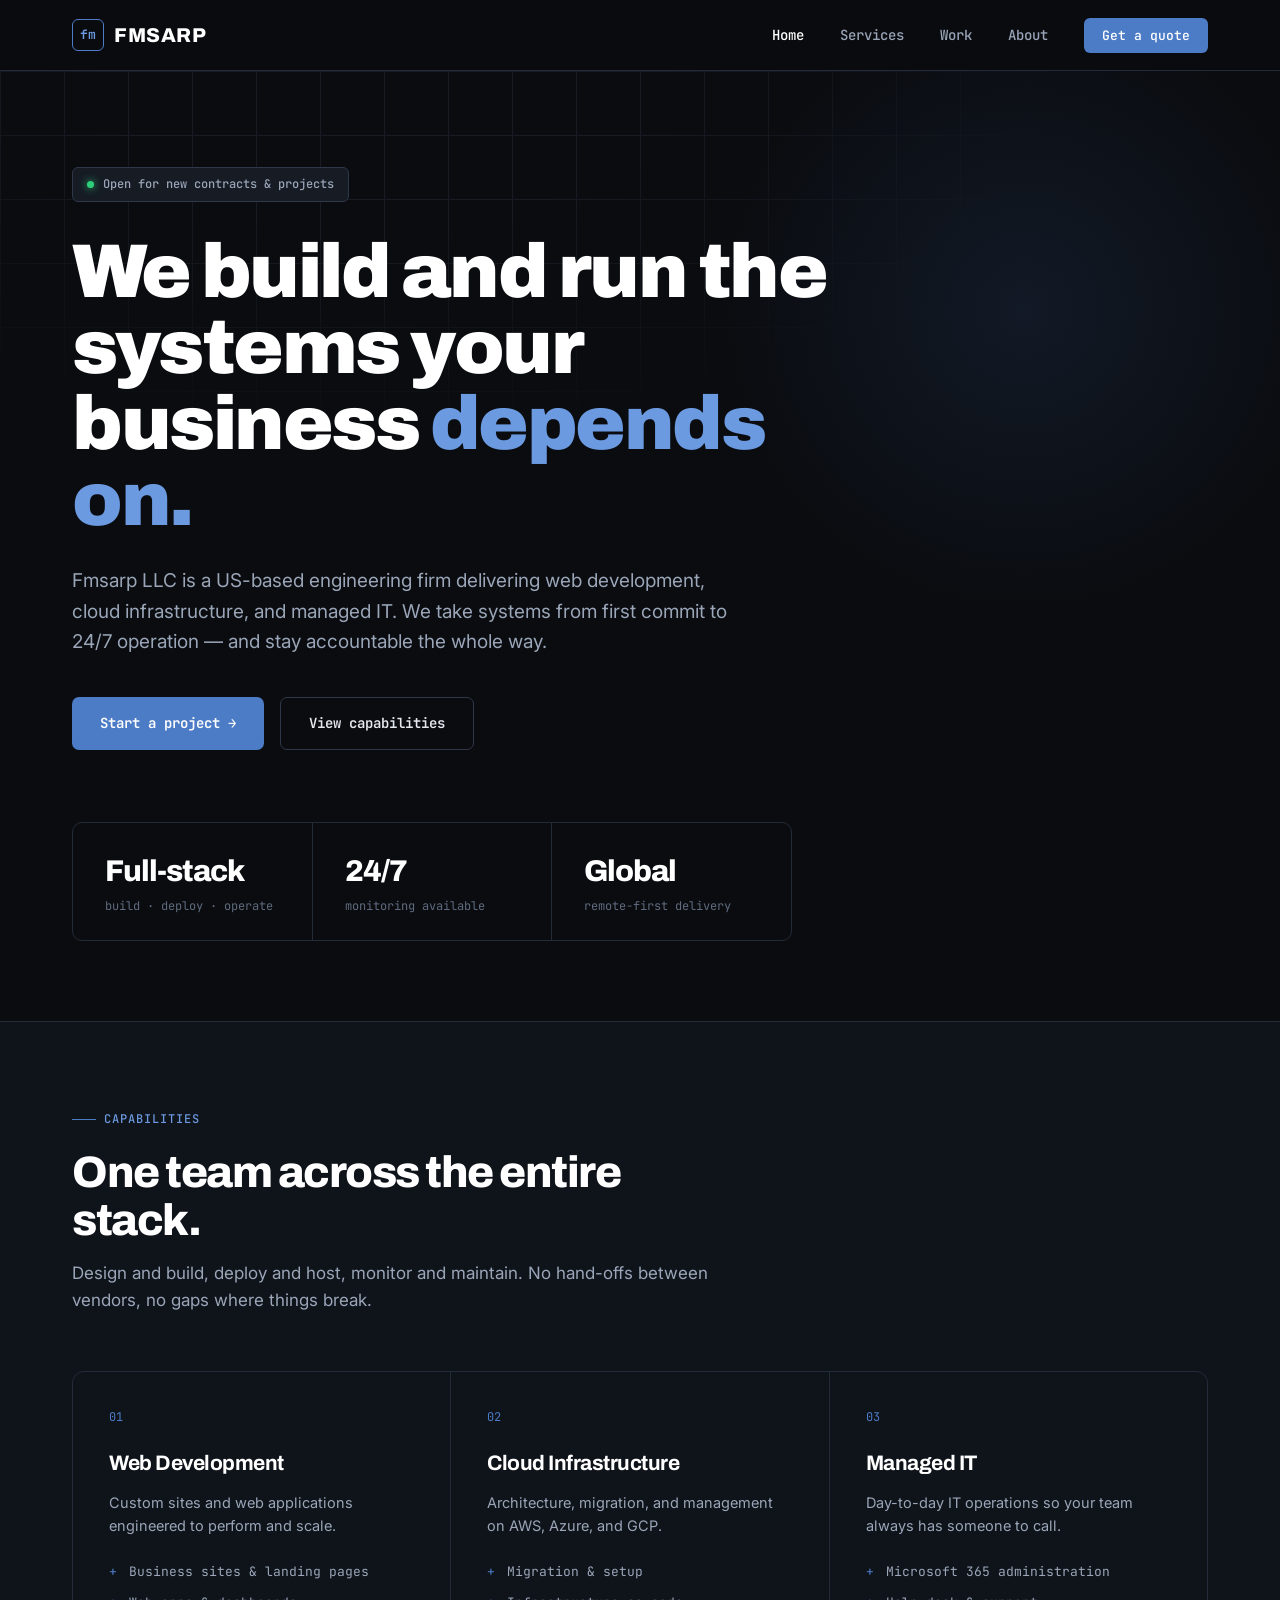
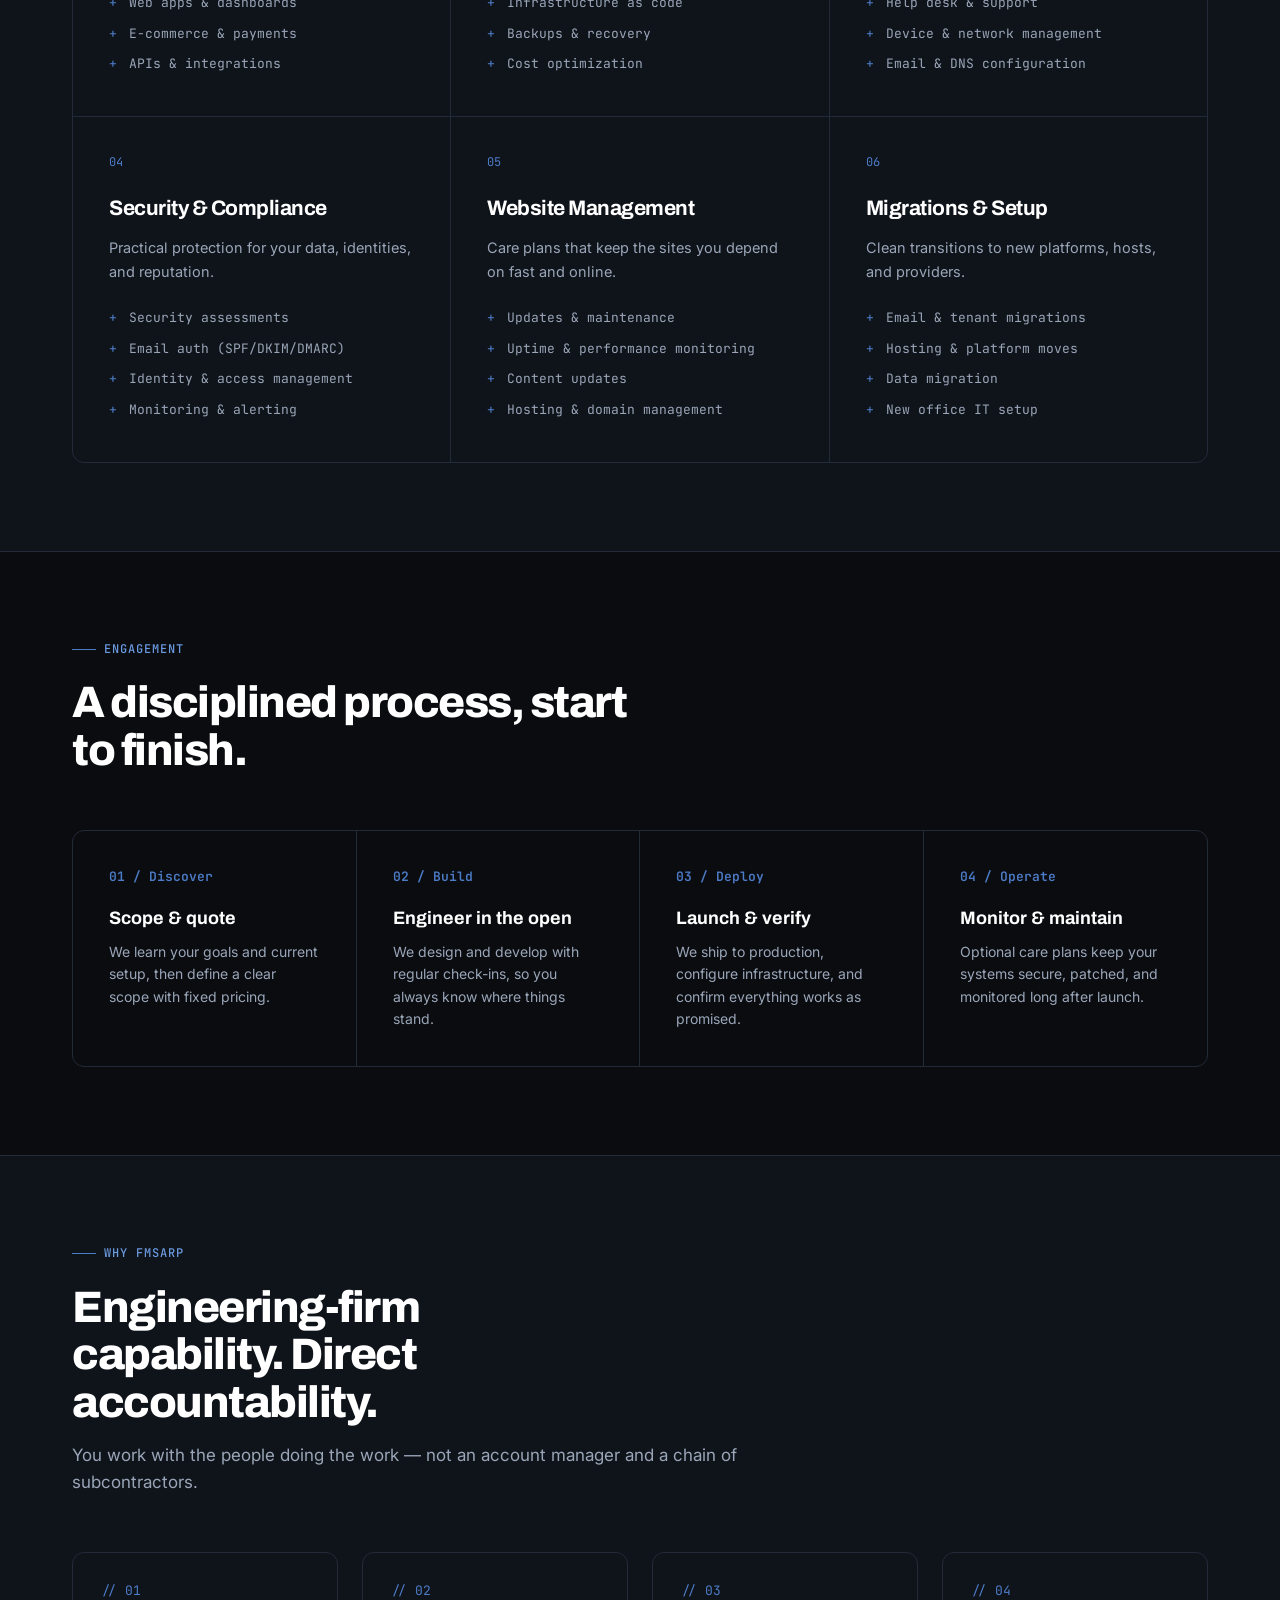
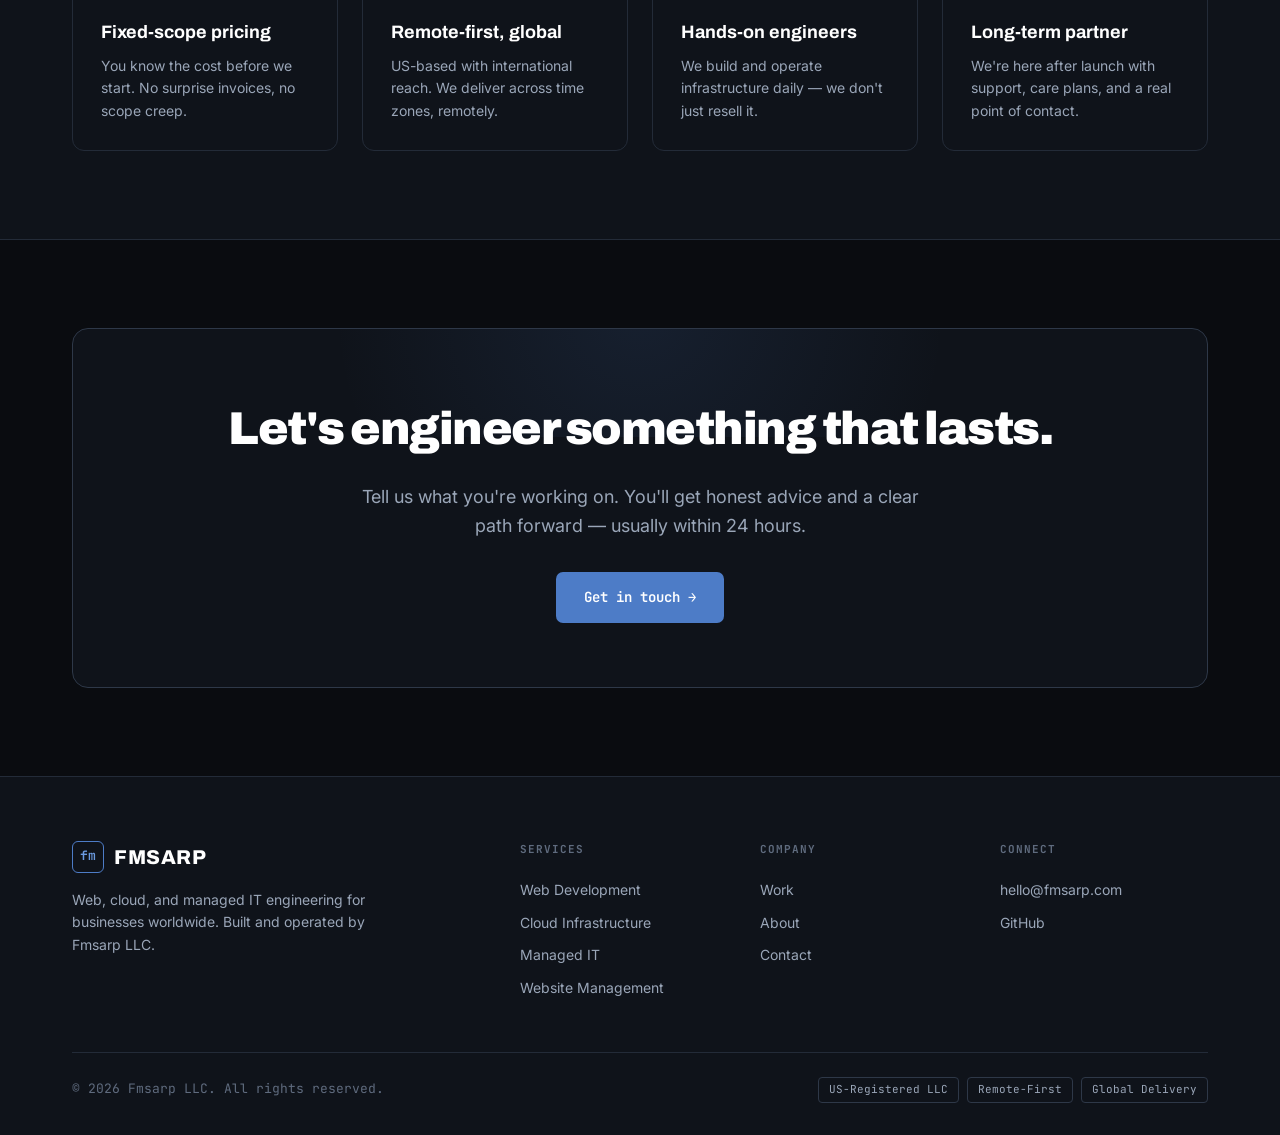
<file: index.html>
<!DOCTYPE html>
<html lang="en">
<head>
  <meta charset="UTF-8">
  <meta name="viewport" content="width=device-width, initial-scale=1.0">
  <meta name="description" content="Fmsarp LLC — web development, cloud infrastructure, and managed IT services. We build, deploy, and operate the systems businesses run on.">
  <title>Fmsarp LLC — Web, Cloud & IT Engineering</title>
  <link rel="stylesheet" href="css/style.css">
</head>
<body>

<header>
  <nav class="nav">
    <a class="logo" href="index.html"><span class="logo-mark"></span> FMSARP</a>
    <ul class="nav-links">
      <li><a href="index.html" class="active">Home</a></li>
      <li><a href="services.html">Services</a></li>
      <li><a href="work.html">Work</a></li>
      <li><a href="about.html">About</a></li>
      <li><a href="contact.html" class="nav-cta">Get a quote</a></li>
    </ul>
    <button class="nav-burger" onclick="toggleMenu()" aria-label="Menu"><span></span><span></span><span></span></button>
  </nav>
  <div class="mobile-menu" id="mobileMenu">
    <a href="index.html">Home</a>
    <a href="services.html">Services</a>
    <a href="work.html">Work</a>
    <a href="about.html">About</a>
    <a href="contact.html">Get a quote</a>
  </div>
</header>

<!-- HERO -->
<section class="hero">
  <div class="hero-bg"></div>
  <div class="hero-glow"></div>
  <div class="wrap">
    <div class="hero-badge"><span class="dot"></span> Open for new contracts &amp; projects</div>
    <h1>We build and run the systems your business <span class="accent">depends on.</span></h1>
    <p class="hero-sub">Fmsarp LLC is a US-based engineering firm delivering web development, cloud infrastructure, and managed IT. We take systems from first commit to 24/7 operation — and stay accountable the whole way.</p>
    <div class="hero-actions">
      <a href="contact.html" class="btn btn-primary">Start a project →</a>
      <a href="services.html" class="btn btn-ghost">View capabilities</a>
    </div>
    <div class="hero-stats">
      <div class="hero-stat"><div class="num">Full-stack</div><div class="lbl">build · deploy · operate</div></div>
      <div class="hero-stat"><div class="num">24/7</div><div class="lbl">monitoring available</div></div>
      <div class="hero-stat"><div class="num">Global</div><div class="lbl">remote-first delivery</div></div>
    </div>
  </div>
</section>

<!-- SERVICES -->
<section class="services">
  <div class="wrap">
    <div class="section-head reveal">
      <div class="eyebrow">Capabilities</div>
      <h2 class="section-title">One team across the entire stack.</h2>
      <p class="section-lead">Design and build, deploy and host, monitor and maintain. No hand-offs between vendors, no gaps where things break.</p>
    </div>
    <div class="service-grid">
      <div class="service-card reveal">
        <div class="service-num">01</div>
        <h3>Web Development</h3>
        <p>Custom sites and web applications engineered to perform and scale.</p>
        <ul class="service-list">
          <li>Business sites &amp; landing pages</li>
          <li>Web apps &amp; dashboards</li>
          <li>E-commerce &amp; payments</li>
          <li>APIs &amp; integrations</li>
        </ul>
      </div>
      <div class="service-card reveal">
        <div class="service-num">02</div>
        <h3>Cloud Infrastructure</h3>
        <p>Architecture, migration, and management on AWS, Azure, and GCP.</p>
        <ul class="service-list">
          <li>Migration &amp; setup</li>
          <li>Infrastructure as code</li>
          <li>Backups &amp; recovery</li>
          <li>Cost optimization</li>
        </ul>
      </div>
      <div class="service-card reveal">
        <div class="service-num">03</div>
        <h3>Managed IT</h3>
        <p>Day-to-day IT operations so your team always has someone to call.</p>
        <ul class="service-list">
          <li>Microsoft 365 administration</li>
          <li>Help desk &amp; support</li>
          <li>Device &amp; network management</li>
          <li>Email &amp; DNS configuration</li>
        </ul>
      </div>
      <div class="service-card reveal">
        <div class="service-num">04</div>
        <h3>Security &amp; Compliance</h3>
        <p>Practical protection for your data, identities, and reputation.</p>
        <ul class="service-list">
          <li>Security assessments</li>
          <li>Email auth (SPF/DKIM/DMARC)</li>
          <li>Identity &amp; access management</li>
          <li>Monitoring &amp; alerting</li>
        </ul>
      </div>
      <div class="service-card reveal">
        <div class="service-num">05</div>
        <h3>Website Management</h3>
        <p>Care plans that keep the sites you depend on fast and online.</p>
        <ul class="service-list">
          <li>Updates &amp; maintenance</li>
          <li>Uptime &amp; performance monitoring</li>
          <li>Content updates</li>
          <li>Hosting &amp; domain management</li>
        </ul>
      </div>
      <div class="service-card reveal">
        <div class="service-num">06</div>
        <h3>Migrations &amp; Setup</h3>
        <p>Clean transitions to new platforms, hosts, and providers.</p>
        <ul class="service-list">
          <li>Email &amp; tenant migrations</li>
          <li>Hosting &amp; platform moves</li>
          <li>Data migration</li>
          <li>New office IT setup</li>
        </ul>
      </div>
    </div>
  </div>
</section>

<!-- PROCESS -->
<section>
  <div class="wrap">
    <div class="section-head reveal">
      <div class="eyebrow">Engagement</div>
      <h2 class="section-title">A disciplined process, start to finish.</h2>
    </div>
    <div class="process-grid">
      <div class="process-step reveal">
        <div class="pnum">01 / Discover</div>
        <h4>Scope &amp; quote</h4>
        <p>We learn your goals and current setup, then define a clear scope with fixed pricing.</p>
      </div>
      <div class="process-step reveal">
        <div class="pnum">02 / Build</div>
        <h4>Engineer in the open</h4>
        <p>We design and develop with regular check-ins, so you always know where things stand.</p>
      </div>
      <div class="process-step reveal">
        <div class="pnum">03 / Deploy</div>
        <h4>Launch &amp; verify</h4>
        <p>We ship to production, configure infrastructure, and confirm everything works as promised.</p>
      </div>
      <div class="process-step reveal">
        <div class="pnum">04 / Operate</div>
        <h4>Monitor &amp; maintain</h4>
        <p>Optional care plans keep your systems secure, patched, and monitored long after launch.</p>
      </div>
    </div>
  </div>
</section>

<!-- WHY -->
<section class="services">
  <div class="wrap">
    <div class="section-head reveal">
      <div class="eyebrow">Why Fmsarp</div>
      <h2 class="section-title">Engineering-firm capability. Direct accountability.</h2>
      <p class="section-lead">You work with the people doing the work — not an account manager and a chain of subcontractors.</p>
    </div>
    <div class="why-grid">
      <div class="why-item reveal">
        <div class="ico">// 01</div>
        <h4>Fixed-scope pricing</h4>
        <p>You know the cost before we start. No surprise invoices, no scope creep.</p>
      </div>
      <div class="why-item reveal">
        <div class="ico">// 02</div>
        <h4>Remote-first, global</h4>
        <p>US-based with international reach. We deliver across time zones, remotely.</p>
      </div>
      <div class="why-item reveal">
        <div class="ico">// 03</div>
        <h4>Hands-on engineers</h4>
        <p>We build and operate infrastructure daily — we don't just resell it.</p>
      </div>
      <div class="why-item reveal">
        <div class="ico">// 04</div>
        <h4>Long-term partner</h4>
        <p>We're here after launch with support, care plans, and a real point of contact.</p>
      </div>
    </div>
  </div>
</section>

<!-- CTA -->
<section>
  <div class="wrap">
    <div class="cta-banner reveal">
      <div class="hero-glow"></div>
      <h2>Let's engineer something that lasts.</h2>
      <p>Tell us what you're working on. You'll get honest advice and a clear path forward — usually within 24 hours.</p>
      <a href="contact.html" class="btn btn-primary">Get in touch →</a>
    </div>
  </div>
</section>

<footer>
  <div class="wrap">
    <div class="footer-grid">
      <div class="footer-brand">
        <a class="logo" href="index.html"><span class="logo-mark"></span> FMSARP</a>
        <p>Web, cloud, and managed IT engineering for businesses worldwide. Built and operated by Fmsarp LLC.</p>
      </div>
      <div class="footer-col">
        <h5>Services</h5>
        <a href="services.html">Web Development</a>
        <a href="services.html">Cloud Infrastructure</a>
        <a href="services.html">Managed IT</a>
        <a href="services.html">Website Management</a>
      </div>
      <div class="footer-col">
        <h5>Company</h5>
        <a href="work.html">Work</a>
        <a href="about.html">About</a>
        <a href="contact.html">Contact</a>
      </div>
      <div class="footer-col">
        <h5>Connect</h5>
        <a href="mailto:hello@fmsarp.com">hello@fmsarp.com</a>
        <a href="https://github.com/fmsarp" target="_blank">GitHub</a>
      </div>
    </div>
    <div class="footer-bottom">
      <span>© 2026 Fmsarp LLC. All rights reserved.</span>
      <div class="badges">
        <span class="badge">US-Registered LLC</span>
        <span class="badge">Remote-First</span>
        <span class="badge">Global Delivery</span>
      </div>
    </div>
  </div>
</footer>

<script src="js/main.js"></script>
</body>
</html>
</file>
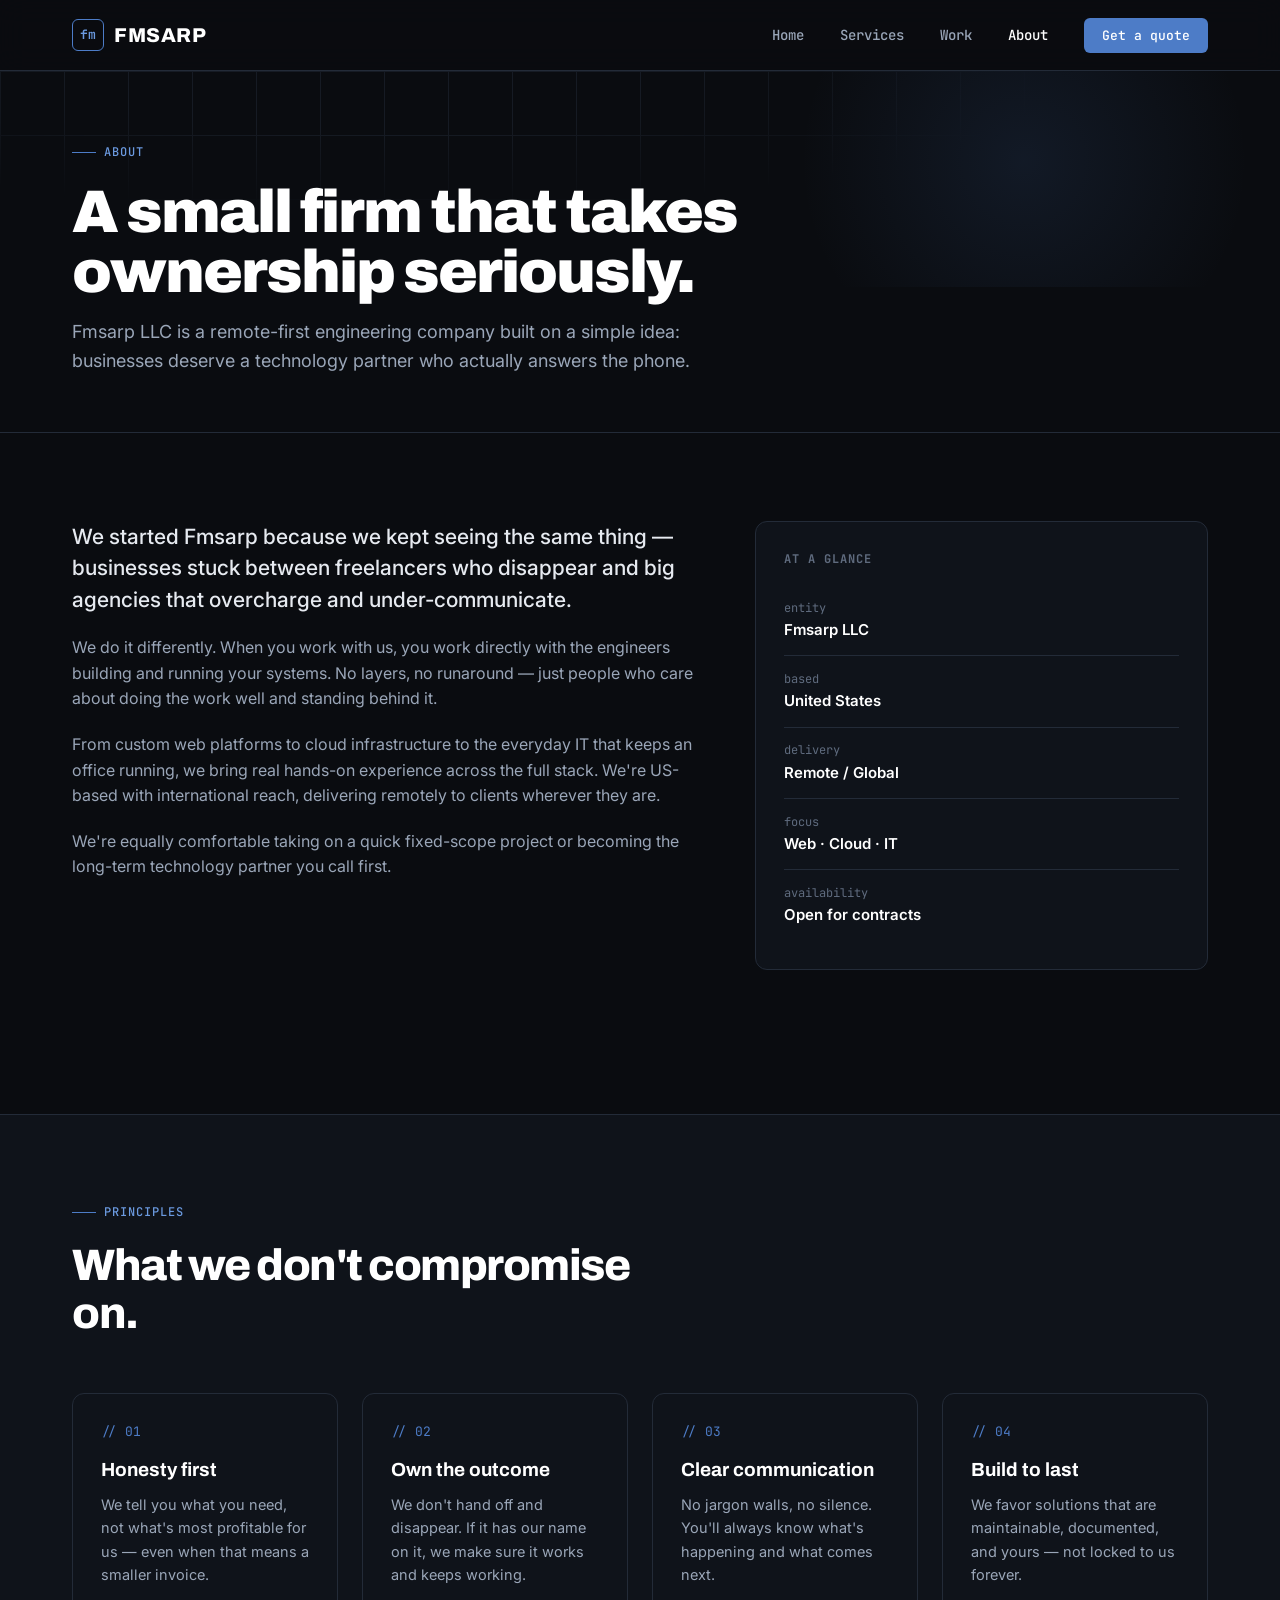
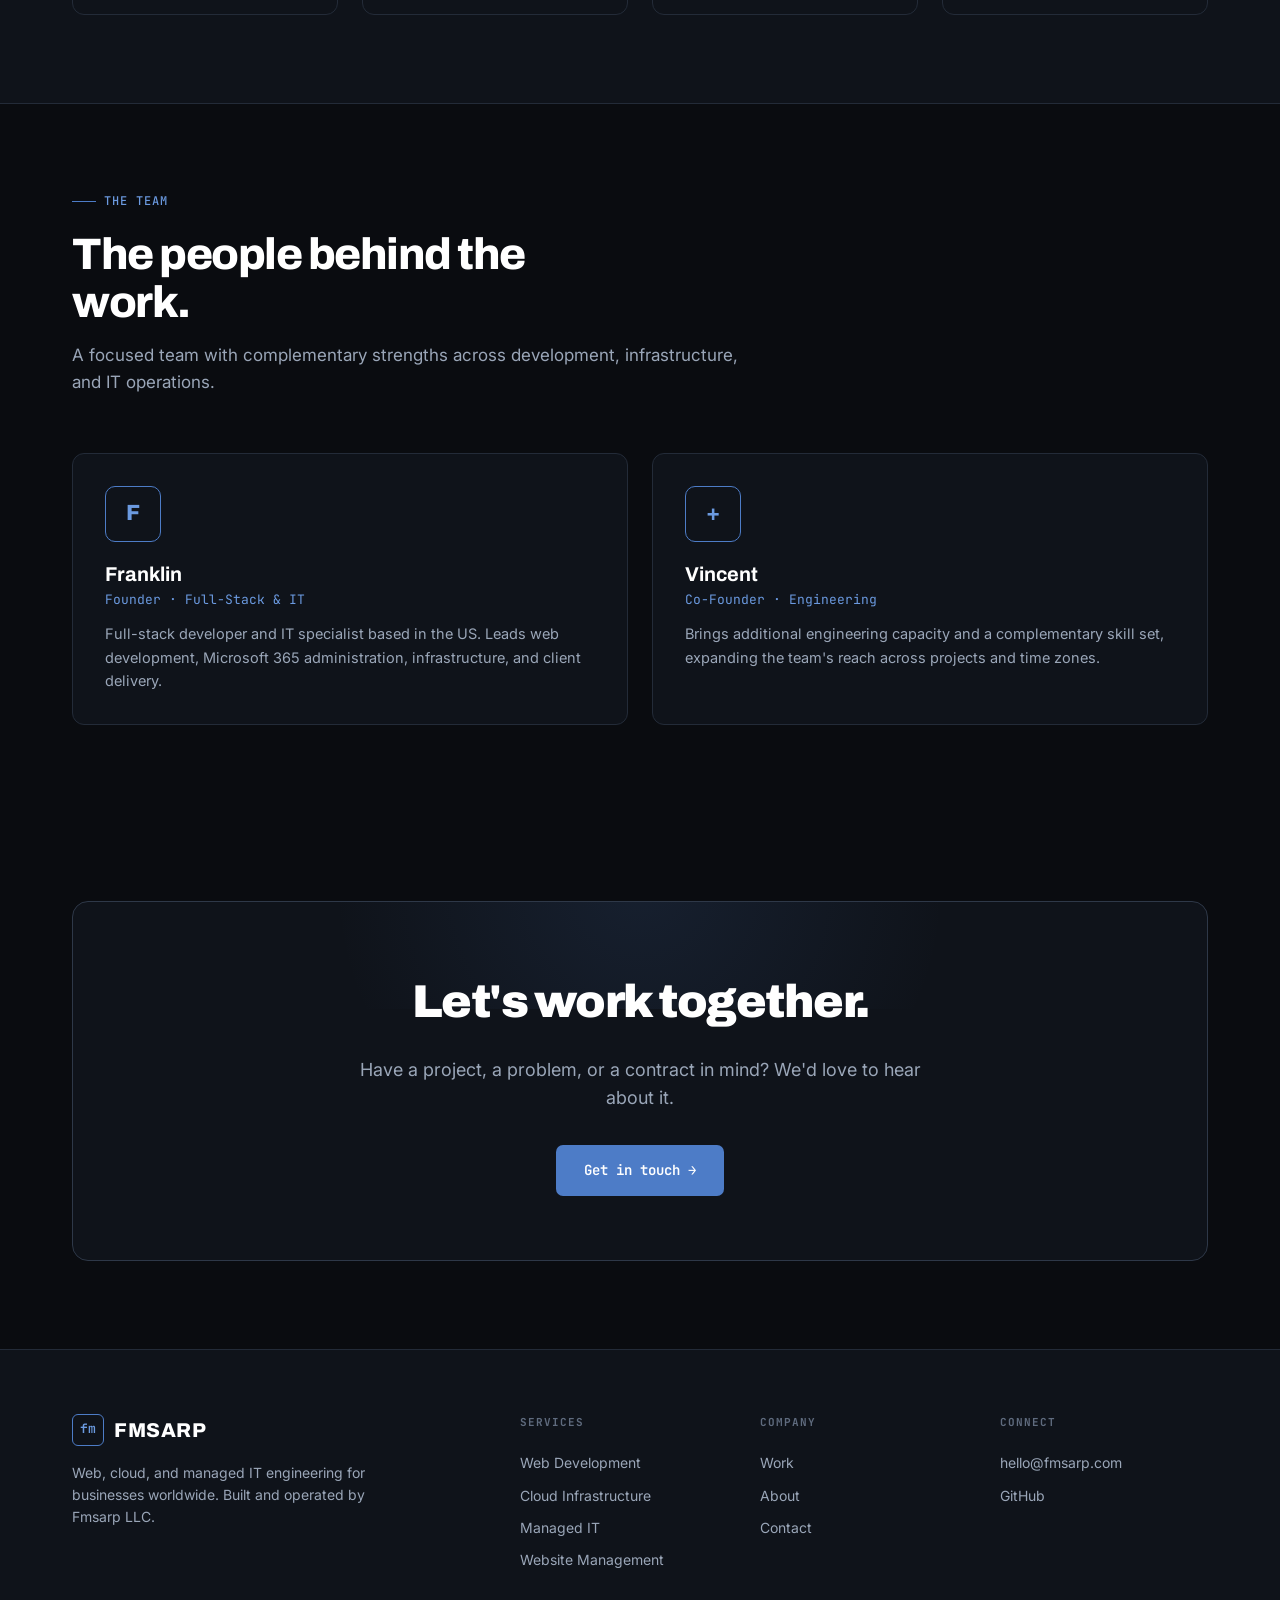
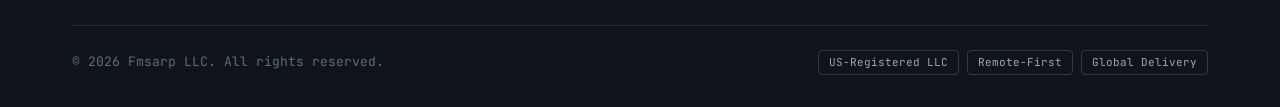
<file: about.html>
<!doctype html>
<html lang="en">
  <head>
    <meta charset="UTF-8" />
    <meta name="viewport" content="width=device-width, initial-scale=1.0" />
    <meta
      name="description"
      content="About Fmsarp LLC — a US-registered, remote-first engineering firm delivering web, cloud, and IT services worldwide."
    />
    <title>About — Fmsarp LLC</title>
    <link rel="stylesheet" href="css/style.css" />
    <style>
      .about-intro {
        display: grid;
        grid-template-columns: 1.4fr 1fr;
        gap: 3rem;
        align-items: start;
        padding-bottom: 3.5rem;
      }
      .about-intro p {
        font-size: 16px;
        color: var(--fg2);
        margin-bottom: 1.25rem;
      }
      .about-intro p.lead {
        font-size: 21px;
        color: var(--fg);
        font-weight: 500;
        line-height: 1.5;
      }
      .about-side {
        background: var(--bg2);
        border: 1px solid var(--line);
        border-radius: 12px;
        padding: 1.75rem;
      }
      .about-side h4 {
        font-family: var(--font-mono);
        font-size: 12px;
        text-transform: uppercase;
        letter-spacing: 1px;
        color: var(--fg3);
        margin-bottom: 1rem;
      }
      .about-fact {
        padding: 0.85rem 0;
        border-bottom: 1px solid var(--line);
      }
      .about-fact:last-child {
        border-bottom: none;
      }
      .about-fact .k {
        font-size: 12px;
        color: var(--fg3);
        font-family: var(--font-mono);
      }
      .about-fact .v {
        font-size: 15px;
        font-weight: 600;
        color: var(--white);
      }
      .values-grid {
        display: grid;
        grid-template-columns: repeat(auto-fit, minmax(250px, 1fr));
        gap: 1.5rem;
      }
      .value-card {
        background: var(--bg2);
        border: 1px solid var(--line);
        border-radius: 12px;
        padding: 1.75rem;
      }
      .value-card .n {
        font-family: var(--font-mono);
        font-size: 13px;
        color: var(--steel);
        margin-bottom: 0.75rem;
      }
      .value-card h4 {
        font-family: var(--font-display);
        font-weight: 700;
        font-size: 19px;
        margin-bottom: 0.5rem;
        color: var(--white);
      }
      .value-card p {
        font-size: 14.5px;
        color: var(--fg2);
      }
      .team-grid {
        display: grid;
        grid-template-columns: 1fr 1fr;
        gap: 1.5rem;
      }
      .team-card {
        border: 1px solid var(--line);
        border-radius: 12px;
        padding: 2rem;
        background: var(--bg2);
      }
      .team-avatar {
        width: 56px;
        height: 56px;
        border-radius: 10px;
        border: 1px solid var(--steel);
        color: var(--steel-bright);
        display: flex;
        align-items: center;
        justify-content: center;
        font-family: var(--font-display);
        font-weight: 800;
        font-size: 22px;
        margin-bottom: 1rem;
      }
      .team-card h4 {
        font-family: var(--font-display);
        font-weight: 700;
        font-size: 20px;
        color: var(--white);
      }
      .team-card .role {
        font-family: var(--font-mono);
        font-size: 13px;
        color: var(--steel-bright);
        margin-bottom: 0.75rem;
      }
      .team-card p {
        font-size: 14.5px;
        color: var(--fg2);
      }
      @media (max-width: 760px) {
        .about-intro {
          grid-template-columns: 1fr;
          gap: 2rem;
        }
        .team-grid {
          grid-template-columns: 1fr;
        }
      }
    </style>
  </head>
  <body>
    <header>
      <nav class="nav">
        <a class="logo" href="index.html"
          ><span class="logo-mark"></span> FMSARP</a
        >
        <ul class="nav-links">
          <li><a href="index.html">Home</a></li>
          <li><a href="services.html">Services</a></li>
          <li><a href="work.html">Work</a></li>
          <li><a href="about.html" class="active">About</a></li>
          <li><a href="contact.html" class="nav-cta">Get a quote</a></li>
        </ul>
        <button class="nav-burger" onclick="toggleMenu()" aria-label="Menu">
          <span></span><span></span><span></span>
        </button>
      </nav>
      <div class="mobile-menu" id="mobileMenu">
        <a href="index.html">Home</a>
        <a href="services.html">Services</a>
        <a href="work.html">Work</a>
        <a href="about.html">About</a>
        <a href="contact.html">Get a quote</a>
      </div>
    </header>

    <div class="page-head">
      <div class="hero-bg"></div>
      <div class="hero-glow"></div>
      <div class="wrap">
        <div class="eyebrow">About</div>
        <h1>A small firm that takes ownership seriously.</h1>
        <p>
          Fmsarp LLC is a remote-first engineering company built on a simple
          idea: businesses deserve a technology partner who actually answers the
          phone.
        </p>
      </div>
    </div>

    <section>
      <div class="wrap">
        <div class="about-intro reveal">
          <div>
            <p class="lead">
              We started Fmsarp because we kept seeing the same thing —
              businesses stuck between freelancers who disappear and big
              agencies that overcharge and under-communicate.
            </p>
            <p>
              We do it differently. When you work with us, you work directly
              with the engineers building and running your systems. No layers,
              no runaround — just people who care about doing the work well and
              standing behind it.
            </p>
            <p>
              From custom web platforms to cloud infrastructure to the everyday
              IT that keeps an office running, we bring real hands-on experience
              across the full stack. We're US-based with international reach,
              delivering remotely to clients wherever they are.
            </p>
            <p>
              We're equally comfortable taking on a quick fixed-scope project or
              becoming the long-term technology partner you call first.
            </p>
          </div>
          <div class="about-side">
            <h4>At a glance</h4>
            <div class="about-fact">
              <div class="k">entity</div>
              <div class="v">Fmsarp LLC</div>
            </div>
            <div class="about-fact">
              <div class="k">based</div>
              <div class="v">United States</div>
            </div>
            <div class="about-fact">
              <div class="k">delivery</div>
              <div class="v">Remote / Global</div>
            </div>
            <div class="about-fact">
              <div class="k">focus</div>
              <div class="v">Web · Cloud · IT</div>
            </div>
            <div class="about-fact">
              <div class="k">availability</div>
              <div class="v">Open for contracts</div>
            </div>
          </div>
        </div>
      </div>
    </section>

    <section class="services">
      <div class="wrap">
        <div class="section-head reveal">
          <div class="eyebrow">Principles</div>
          <h2 class="section-title">What we don't compromise on.</h2>
        </div>
        <div class="values-grid">
          <div class="value-card reveal">
            <div class="n">// 01</div>
            <h4>Honesty first</h4>
            <p>
              We tell you what you need, not what's most profitable for us —
              even when that means a smaller invoice.
            </p>
          </div>
          <div class="value-card reveal">
            <div class="n">// 02</div>
            <h4>Own the outcome</h4>
            <p>
              We don't hand off and disappear. If it has our name on it, we make
              sure it works and keeps working.
            </p>
          </div>
          <div class="value-card reveal">
            <div class="n">// 03</div>
            <h4>Clear communication</h4>
            <p>
              No jargon walls, no silence. You'll always know what's happening
              and what comes next.
            </p>
          </div>
          <div class="value-card reveal">
            <div class="n">// 04</div>
            <h4>Build to last</h4>
            <p>
              We favor solutions that are maintainable, documented, and yours —
              not locked to us forever.
            </p>
          </div>
        </div>
      </div>
    </section>

    <section>
      <div class="wrap">
        <div class="section-head reveal">
          <div class="eyebrow">The team</div>
          <h2 class="section-title">The people behind the work.</h2>
          <p class="section-lead">
            A focused team with complementary strengths across development,
            infrastructure, and IT operations.
          </p>
        </div>
        <div class="team-grid">
          <div class="team-card reveal">
            <div class="team-avatar">F</div>
            <h4>Franklin</h4>
            <div class="role">Founder · Full-Stack &amp; IT</div>
            <p>
              Full-stack developer and IT specialist based in the US. Leads web
              development, Microsoft 365 administration, infrastructure, and
              client delivery.
            </p>
          </div>
          <div class="team-card reveal">
            <div class="team-avatar">+</div>
            <h4>Vincent</h4>
            <div class="role">Co-Founder · Engineering</div>
            <p>
              Brings additional engineering capacity and a complementary skill
              set, expanding the team's reach across projects and time zones.
            </p>
          </div>
        </div>
      </div>
    </section>

    <section>
      <div class="wrap">
        <div class="cta-banner reveal">
          <div class="hero-glow"></div>
          <h2>Let's work together.</h2>
          <p>
            Have a project, a problem, or a contract in mind? We'd love to hear
            about it.
          </p>
          <a href="contact.html" class="btn btn-primary">Get in touch →</a>
        </div>
      </div>
    </section>

    <footer>
      <div class="wrap">
        <div class="footer-grid">
          <div class="footer-brand">
            <a class="logo" href="index.html"
              ><span class="logo-mark"></span> FMSARP</a
            >
            <p>
              Web, cloud, and managed IT engineering for businesses worldwide.
              Built and operated by Fmsarp LLC.
            </p>
          </div>
          <div class="footer-col">
            <h5>Services</h5>
            <a href="services.html">Web Development</a>
            <a href="services.html">Cloud Infrastructure</a>
            <a href="services.html">Managed IT</a>
            <a href="services.html">Website Management</a>
          </div>
          <div class="footer-col">
            <h5>Company</h5>
            <a href="work.html">Work</a>
            <a href="about.html">About</a>
            <a href="contact.html">Contact</a>
          </div>
          <div class="footer-col">
            <h5>Connect</h5>
            <a href="mailto:hello@fmsarp.com">hello@fmsarp.com</a>
            <a href="https://github.com/fmsarp" target="_blank">GitHub</a>
          </div>
        </div>
        <div class="footer-bottom">
          <span>© 2026 Fmsarp LLC. All rights reserved.</span>
          <div class="badges">
            <span class="badge">US-Registered LLC</span>
            <span class="badge">Remote-First</span>
            <span class="badge">Global Delivery</span>
          </div>
        </div>
      </div>
    </footer>

    <script src="js/main.js"></script>
  </body>
</html>
</file>
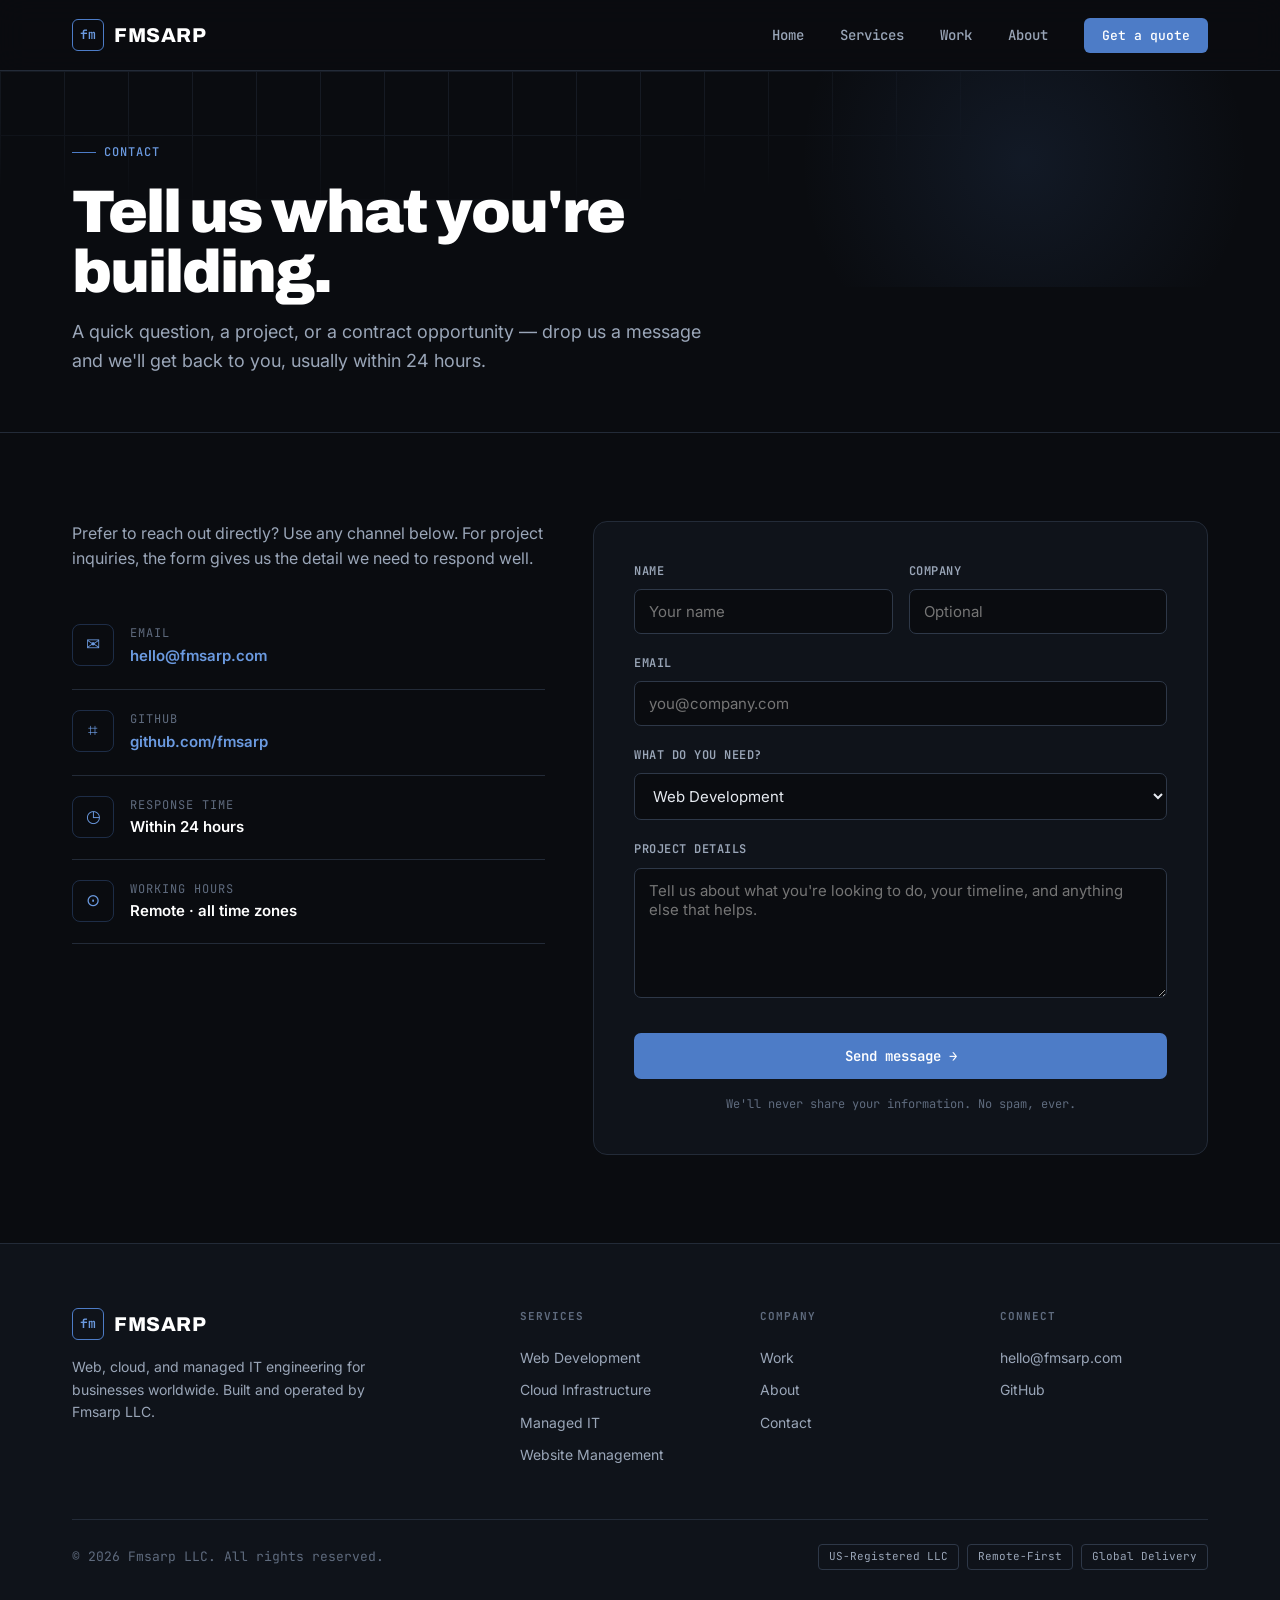
<file: contact.html>
<!DOCTYPE html>
<html lang="en">
<head>
  <meta charset="UTF-8">
  <meta name="viewport" content="width=device-width, initial-scale=1.0">
  <meta name="description" content="Contact Fmsarp LLC — tell us about your project, request a quote, or discuss a contract. We reply within 24 hours.">
  <title>Contact — Fmsarp LLC</title>
  <link rel="stylesheet" href="css/style.css">
  <style>
    .contact-grid { display: grid; grid-template-columns: 1fr 1.3fr; gap: 3rem; align-items: start; }
    .contact-info p { font-size: 16px; color: var(--fg2); margin-bottom: 2rem; }
    .contact-method { display: flex; gap: 1rem; padding: 1.25rem 0; border-bottom: 1px solid var(--line); }
    .contact-method .ico { width: 42px; height: 42px; border-radius: 8px; border: 1px solid var(--steel-line); color: var(--steel-bright); display: flex; align-items: center; justify-content: center; font-size: 17px; flex-shrink: 0; }
    .contact-method .k { font-family: var(--font-mono); font-size: 12px; text-transform: uppercase; letter-spacing: 1px; color: var(--fg3); }
    .contact-method .v { font-size: 15px; font-weight: 600; color: var(--white); }
    .contact-method a.v { color: var(--steel-bright); }
    .form-card { background: var(--bg2); border: 1px solid var(--line); border-radius: 14px; padding: 2.5rem; }
    .field { margin-bottom: 1.25rem; }
    .field label { display: block; font-size: 12px; font-weight: 600; margin-bottom: 0.5rem; font-family: var(--font-mono); letter-spacing: 0.5px; color: var(--fg2); text-transform: uppercase; }
    .field input, .field select, .field textarea { width: 100%; padding: 12px 14px; border: 1px solid var(--line2); border-radius: 7px; font-family: var(--font-body); font-size: 15px; background: var(--bg); color: var(--fg); transition: border-color 0.2s, box-shadow 0.2s; }
    .field input:focus, .field select:focus, .field textarea:focus { outline: none; border-color: var(--steel); box-shadow: 0 0 0 3px var(--steel-soft); }
    .field textarea { resize: vertical; min-height: 130px; }
    .field-row { display: grid; grid-template-columns: 1fr 1fr; gap: 1rem; }
    .form-card .btn { width: 100%; justify-content: center; margin-top: 0.5rem; }
    .form-note { font-size: 12px; color: var(--fg3); margin-top: 1rem; text-align: center; font-family: var(--font-mono); }
    @media (max-width: 760px) { .contact-grid { grid-template-columns: 1fr; gap: 2rem; } .field-row { grid-template-columns: 1fr; } .form-card { padding: 1.75rem; } }
  </style>
</head>
<body>

<header>
  <nav class="nav">
    <a class="logo" href="index.html"><span class="logo-mark"></span> FMSARP</a>
    <ul class="nav-links">
      <li><a href="index.html">Home</a></li>
      <li><a href="services.html">Services</a></li>
      <li><a href="work.html">Work</a></li>
      <li><a href="about.html">About</a></li>
      <li><a href="contact.html" class="nav-cta">Get a quote</a></li>
    </ul>
    <button class="nav-burger" onclick="toggleMenu()" aria-label="Menu"><span></span><span></span><span></span></button>
  </nav>
  <div class="mobile-menu" id="mobileMenu">
    <a href="index.html">Home</a>
    <a href="services.html">Services</a>
    <a href="work.html">Work</a>
    <a href="about.html">About</a>
    <a href="contact.html">Get a quote</a>
  </div>
</header>

<div class="page-head">
  <div class="hero-bg"></div>
  <div class="hero-glow"></div>
  <div class="wrap">
    <div class="eyebrow">Contact</div>
    <h1>Tell us what you're building.</h1>
    <p>A quick question, a project, or a contract opportunity — drop us a message and we'll get back to you, usually within 24 hours.</p>
  </div>
</div>

<section>
  <div class="wrap">
    <div class="contact-grid">
      <div class="contact-info reveal">
        <p>Prefer to reach out directly? Use any channel below. For project inquiries, the form gives us the detail we need to respond well.</p>
        <div class="contact-method">
          <div class="ico">✉</div>
          <div><div class="k">Email</div><a class="v" href="mailto:hello@fmsarp.com">hello@fmsarp.com</a></div>
        </div>
        <div class="contact-method">
          <div class="ico">⌗</div>
          <div><div class="k">GitHub</div><a class="v" href="https://github.com/fmsarp" target="_blank">github.com/fmsarp</a></div>
        </div>
        <div class="contact-method">
          <div class="ico">◷</div>
          <div><div class="k">Response time</div><div class="v">Within 24 hours</div></div>
        </div>
        <div class="contact-method">
          <div class="ico">⊙</div>
          <div><div class="k">Working hours</div><div class="v">Remote · all time zones</div></div>
        </div>
      </div>

      <div class="form-card reveal">
        <!-- IMPORTANT: replace YOUR_FORM_ID with your Formspree endpoint -->
        <form action="https://formspree.io/f/YOUR_FORM_ID" method="POST">
          <div class="field-row">
            <div class="field">
              <label for="name">Name</label>
              <input type="text" id="name" name="name" required placeholder="Your name">
            </div>
            <div class="field">
              <label for="company">Company</label>
              <input type="text" id="company" name="company" placeholder="Optional">
            </div>
          </div>
          <div class="field">
            <label for="email">Email</label>
            <input type="email" id="email" name="email" required placeholder="you@company.com">
          </div>
          <div class="field">
            <label for="service">What do you need?</label>
            <select id="service" name="service">
              <option>Web Development</option>
              <option>Cloud Infrastructure</option>
              <option>Managed IT &amp; Support</option>
              <option>Security &amp; Compliance</option>
              <option>Website Management</option>
              <option>Migration / Setup</option>
              <option>A contract / RFP</option>
              <option>Not sure yet</option>
            </select>
          </div>
          <div class="field">
            <label for="message">Project details</label>
            <textarea id="message" name="message" required placeholder="Tell us about what you're looking to do, your timeline, and anything else that helps."></textarea>
          </div>
          <button type="submit" class="btn btn-primary">Send message →</button>
          <p class="form-note">We'll never share your information. No spam, ever.</p>
        </form>
      </div>
    </div>
  </div>
</section>

<footer>
  <div class="wrap">
    <div class="footer-grid">
      <div class="footer-brand">
        <a class="logo" href="index.html"><span class="logo-mark"></span> FMSARP</a>
        <p>Web, cloud, and managed IT engineering for businesses worldwide. Built and operated by Fmsarp LLC.</p>
      </div>
      <div class="footer-col">
        <h5>Services</h5>
        <a href="services.html">Web Development</a>
        <a href="services.html">Cloud Infrastructure</a>
        <a href="services.html">Managed IT</a>
        <a href="services.html">Website Management</a>
      </div>
      <div class="footer-col">
        <h5>Company</h5>
        <a href="work.html">Work</a>
        <a href="about.html">About</a>
        <a href="contact.html">Contact</a>
      </div>
      <div class="footer-col">
        <h5>Connect</h5>
        <a href="mailto:hello@fmsarp.com">hello@fmsarp.com</a>
        <a href="https://github.com/fmsarp" target="_blank">GitHub</a>
      </div>
    </div>
    <div class="footer-bottom">
      <span>© 2026 Fmsarp LLC. All rights reserved.</span>
      <div class="badges">
        <span class="badge">US-Registered LLC</span>
        <span class="badge">Remote-First</span>
        <span class="badge">Global Delivery</span>
      </div>
    </div>
  </div>
</footer>

<script src="js/main.js"></script>
</body>
</html>
</file>
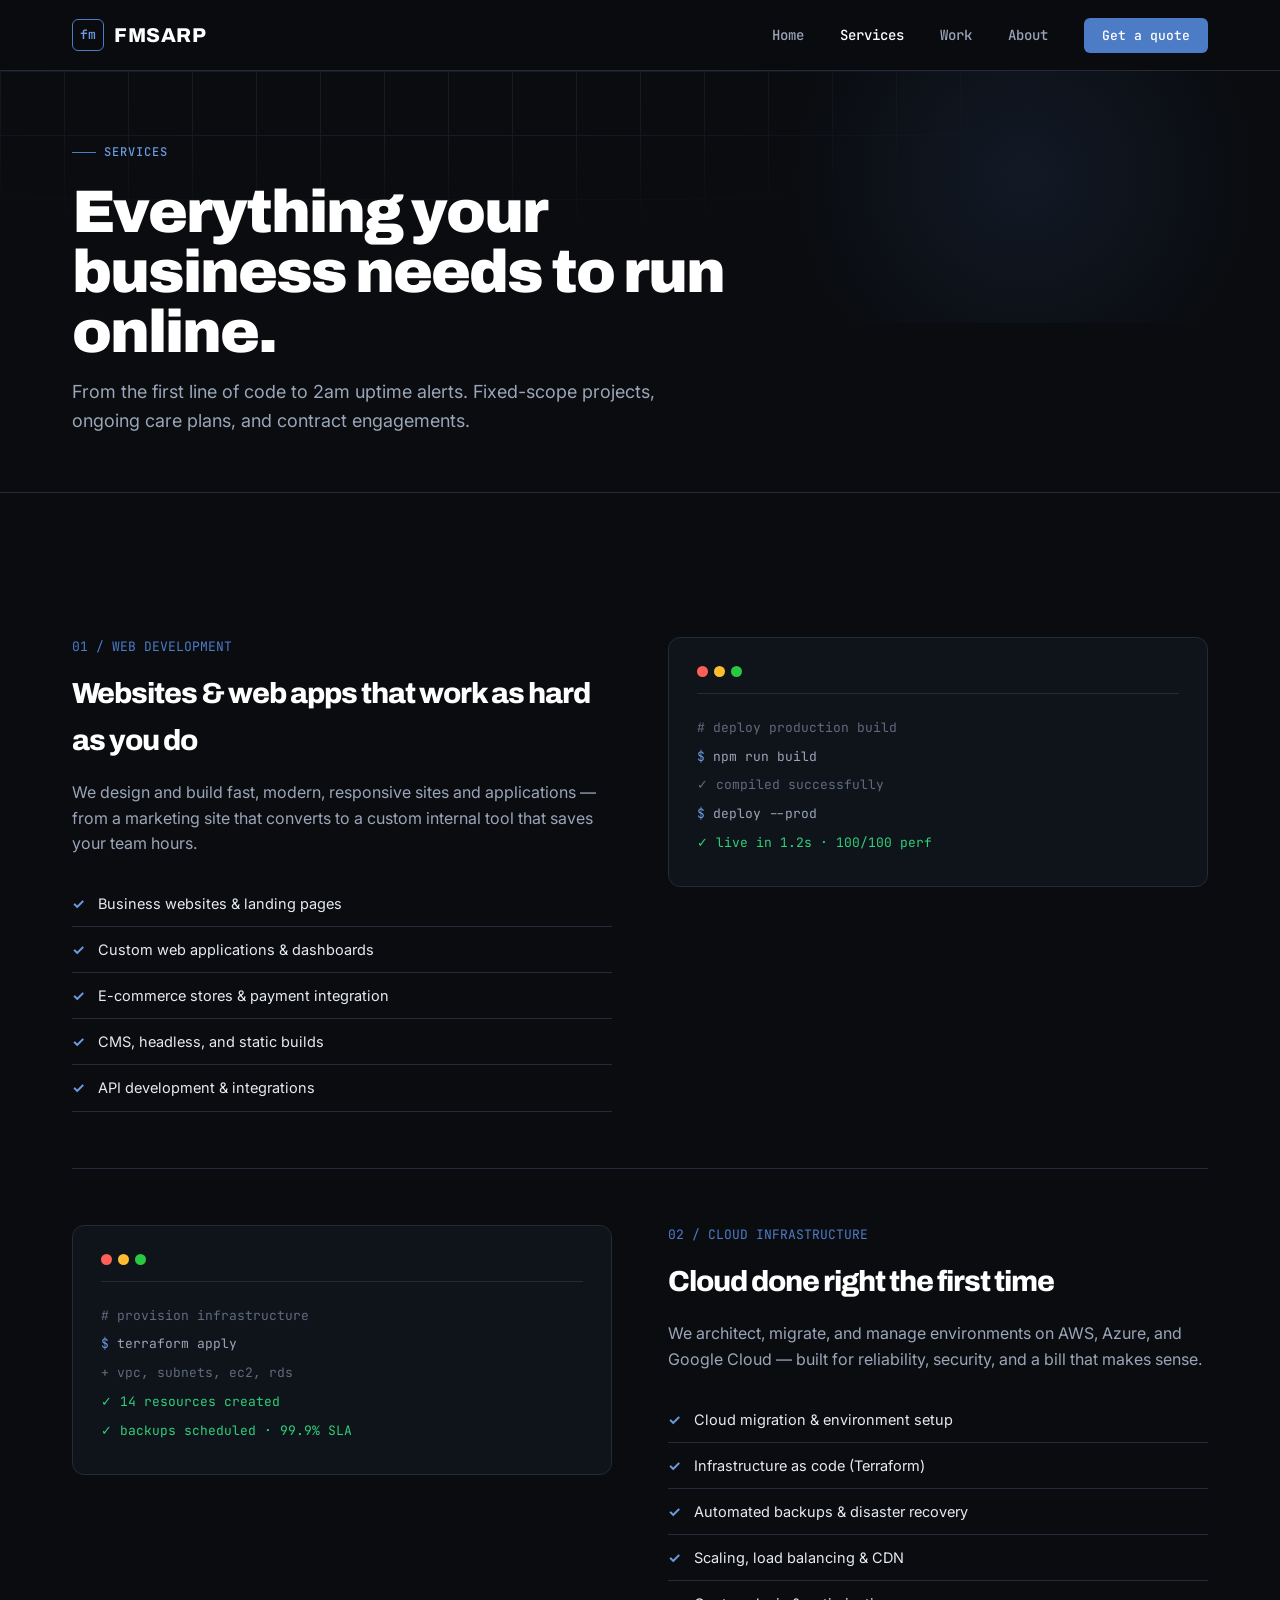
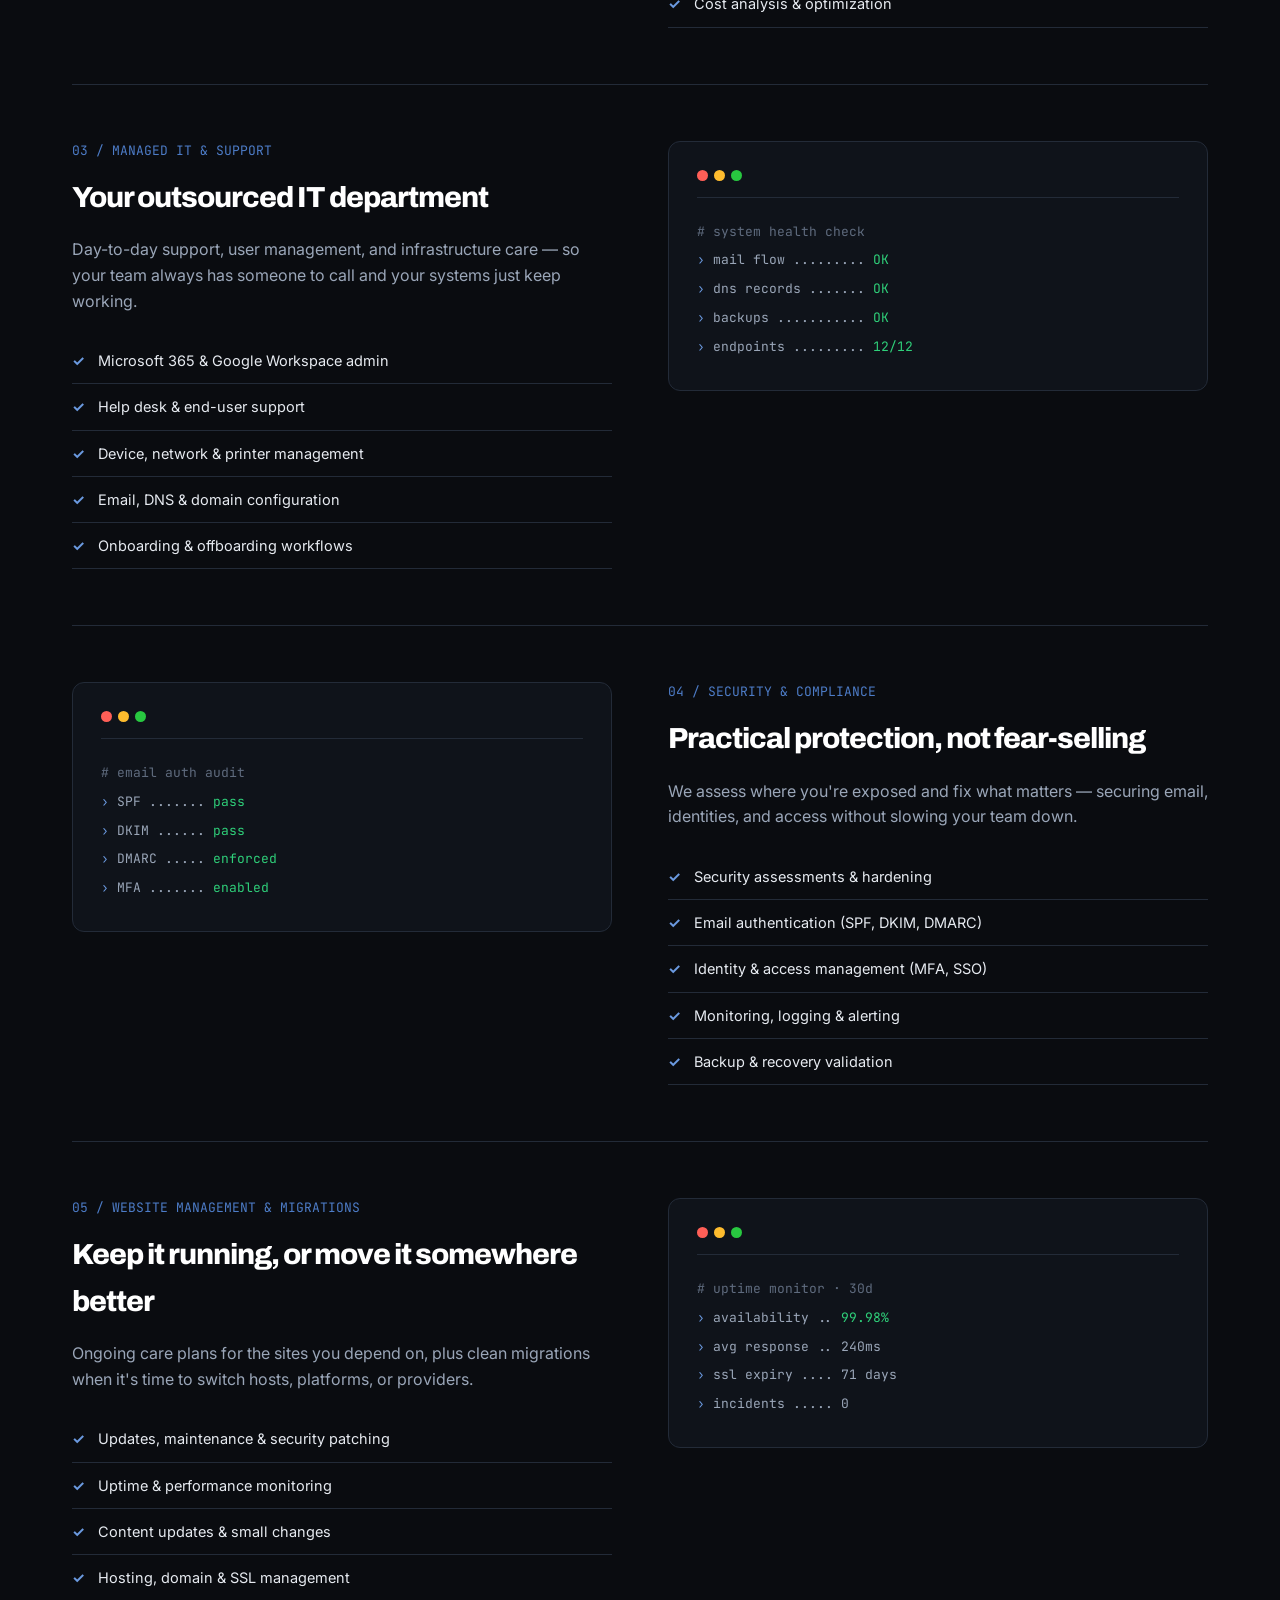
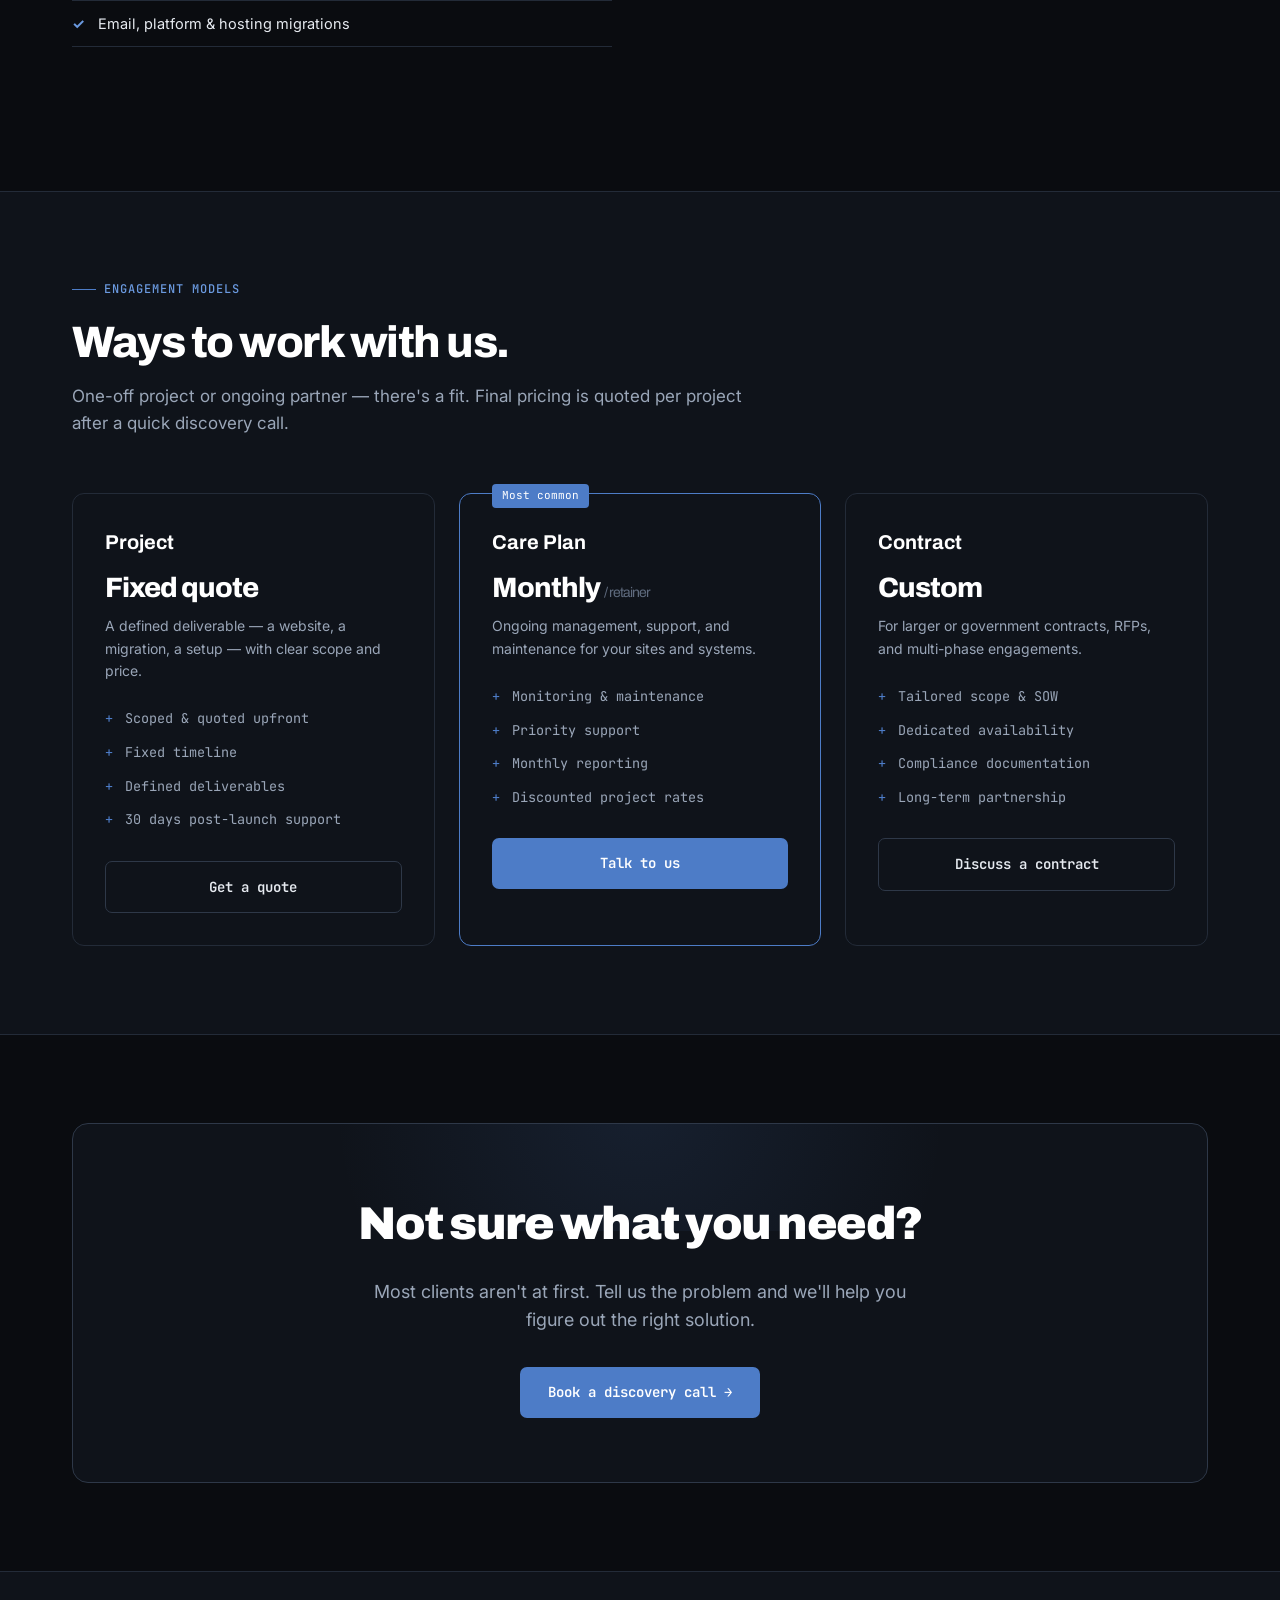
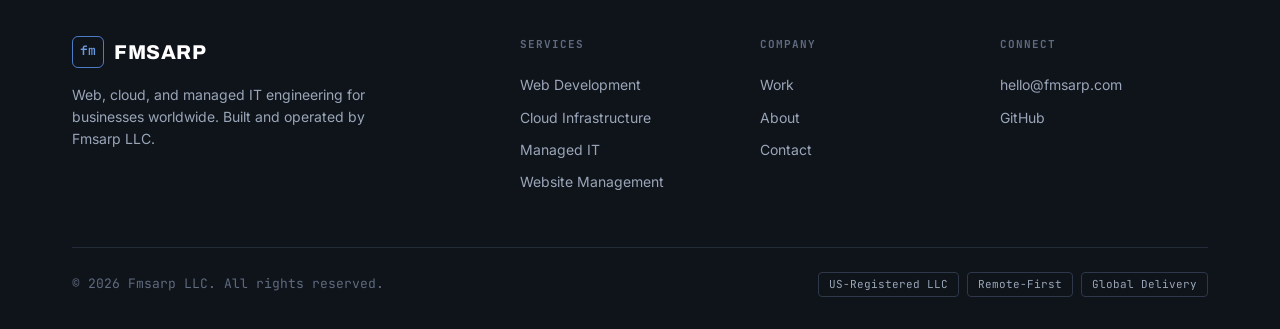
<file: services.html>
<!DOCTYPE html>
<html lang="en">
<head>
  <meta charset="UTF-8">
  <meta name="viewport" content="width=device-width, initial-scale=1.0">
  <meta name="description" content="Fmsarp LLC services — web development, cloud infrastructure, managed IT, security, website management, and migrations.">
  <title>Services — Fmsarp LLC</title>
  <link rel="stylesheet" href="css/style.css">
  <style>
    .detail-block { display: grid; grid-template-columns: 1fr 1fr; gap: 3.5rem; align-items: start; padding: 3.5rem 0; border-bottom: 1px solid var(--line); }
    .detail-block:last-child { border-bottom: none; }
    .detail-block.flip .detail-text { order: 2; }
    .detail-num { font-family: var(--font-mono); font-size: 13px; color: var(--steel); margin-bottom: 0.85rem; }
    .detail-text h3 { font-family: var(--font-display); font-weight: 800; font-size: 29px; letter-spacing: -1px; margin-bottom: 1rem; color: var(--white); }
    .detail-text p { font-size: 16px; color: var(--fg2); margin-bottom: 1.5rem; }
    .detail-features { list-style: none; }
    .detail-features li { font-size: 14.5px; color: var(--fg); padding: 11px 0 11px 26px; border-bottom: 1px solid var(--line); position: relative; }
    .detail-features li::before { content: '✓'; position: absolute; left: 0; color: var(--steel-bright); font-weight: 700; }
    .detail-visual { background: var(--bg2); border: 1px solid var(--line); border-radius: 12px; padding: 1.75rem; font-family: var(--font-mono); font-size: 13px; color: var(--fg2); position: sticky; top: 92px; }
    .detail-visual .vh { display: flex; align-items: center; gap: 6px; margin-bottom: 1.25rem; padding-bottom: 1rem; border-bottom: 1px solid var(--line); }
    .detail-visual .vh span { width: 11px; height: 11px; border-radius: 50%; }
    .detail-visual .vh .r { background: #ff5f57; } .detail-visual .vh .y { background: #febc2e; } .detail-visual .vh .g { background: #28c840; }
    .detail-visual .line { padding: 4px 0; } .detail-visual .line .k { color: var(--steel-bright); } .detail-visual .line .c { color: var(--fg3); }
    .ok { color: #2fd07a; }

    .engage-grid { display: grid; grid-template-columns: repeat(auto-fit, minmax(280px, 1fr)); gap: 1.5rem; }
    .engage-card { background: var(--bg2); border: 1px solid var(--line); border-radius: 12px; padding: 2rem; }
    .engage-card.featured { border-color: var(--steel); position: relative; }
    .engage-card.featured::after { content: 'Most common'; position: absolute; top: -10px; left: 2rem; background: var(--steel); color: #fff; font-size: 11px; font-family: var(--font-mono); padding: 3px 10px; border-radius: 4px; }
    .engage-card h4 { font-family: var(--font-display); font-weight: 700; font-size: 20px; margin-bottom: 0.5rem; color: var(--white); }
    .engage-card .price { font-family: var(--font-display); font-weight: 800; font-size: 28px; letter-spacing: -1px; margin-bottom: 0.25rem; color: var(--white); }
    .engage-card .price small { font-size: 14px; font-weight: 400; color: var(--fg3); }
    .engage-card .desc { font-size: 14px; color: var(--fg2); margin-bottom: 1.25rem; min-height: 42px; }
    .engage-card ul { list-style: none; margin-bottom: 1.5rem; }
    .engage-card ul li { font-size: 13.5px; color: var(--fg2); padding: 6px 0 6px 20px; position: relative; font-family: var(--font-mono); }
    .engage-card ul li::before { content: '+'; position: absolute; left: 0; color: var(--steel); }
    .engage-card .btn { width: 100%; justify-content: center; }

    @media (max-width: 760px) {
      .detail-block { grid-template-columns: 1fr; gap: 1.5rem; }
      .detail-block.flip .detail-text { order: 0; }
      .detail-visual { position: static; }
    }
  </style>
</head>
<body>

<header>
  <nav class="nav">
    <a class="logo" href="index.html"><span class="logo-mark"></span> FMSARP</a>
    <ul class="nav-links">
      <li><a href="index.html">Home</a></li>
      <li><a href="services.html" class="active">Services</a></li>
      <li><a href="work.html">Work</a></li>
      <li><a href="about.html">About</a></li>
      <li><a href="contact.html" class="nav-cta">Get a quote</a></li>
    </ul>
    <button class="nav-burger" onclick="toggleMenu()" aria-label="Menu"><span></span><span></span><span></span></button>
  </nav>
  <div class="mobile-menu" id="mobileMenu">
    <a href="index.html">Home</a>
    <a href="services.html">Services</a>
    <a href="work.html">Work</a>
    <a href="about.html">About</a>
    <a href="contact.html">Get a quote</a>
  </div>
</header>

<div class="page-head">
  <div class="hero-bg"></div>
  <div class="hero-glow"></div>
  <div class="wrap">
    <div class="eyebrow">Services</div>
    <h1>Everything your business needs to run online.</h1>
    <p>From the first line of code to 2am uptime alerts. Fixed-scope projects, ongoing care plans, and contract engagements.</p>
  </div>
</div>

<section>
  <div class="wrap">

    <div class="detail-block reveal">
      <div class="detail-text">
        <div class="detail-num">01 / WEB DEVELOPMENT</div>
        <h3>Websites &amp; web apps that work as hard as you do</h3>
        <p>We design and build fast, modern, responsive sites and applications — from a marketing site that converts to a custom internal tool that saves your team hours.</p>
        <ul class="detail-features">
          <li>Business websites &amp; landing pages</li>
          <li>Custom web applications &amp; dashboards</li>
          <li>E-commerce stores &amp; payment integration</li>
          <li>CMS, headless, and static builds</li>
          <li>API development &amp; integrations</li>
        </ul>
      </div>
      <div class="detail-visual">
        <div class="vh"><span class="r"></span><span class="y"></span><span class="g"></span></div>
        <div class="line"><span class="c"># deploy production build</span></div>
        <div class="line"><span class="k">$</span> npm run build</div>
        <div class="line"><span class="c">✓ compiled successfully</span></div>
        <div class="line"><span class="k">$</span> deploy --prod</div>
        <div class="line"><span class="ok">✓ live in 1.2s · 100/100 perf</span></div>
      </div>
    </div>

    <div class="detail-block flip reveal">
      <div class="detail-text">
        <div class="detail-num">02 / CLOUD INFRASTRUCTURE</div>
        <h3>Cloud done right the first time</h3>
        <p>We architect, migrate, and manage environments on AWS, Azure, and Google Cloud — built for reliability, security, and a bill that makes sense.</p>
        <ul class="detail-features">
          <li>Cloud migration &amp; environment setup</li>
          <li>Infrastructure as code (Terraform)</li>
          <li>Automated backups &amp; disaster recovery</li>
          <li>Scaling, load balancing &amp; CDN</li>
          <li>Cost analysis &amp; optimization</li>
        </ul>
      </div>
      <div class="detail-visual">
        <div class="vh"><span class="r"></span><span class="y"></span><span class="g"></span></div>
        <div class="line"><span class="c"># provision infrastructure</span></div>
        <div class="line"><span class="k">$</span> terraform apply</div>
        <div class="line"><span class="c">+ vpc, subnets, ec2, rds</span></div>
        <div class="line"><span class="ok">✓ 14 resources created</span></div>
        <div class="line"><span class="ok">✓ backups scheduled · 99.9% SLA</span></div>
      </div>
    </div>

    <div class="detail-block reveal">
      <div class="detail-text">
        <div class="detail-num">03 / MANAGED IT &amp; SUPPORT</div>
        <h3>Your outsourced IT department</h3>
        <p>Day-to-day support, user management, and infrastructure care — so your team always has someone to call and your systems just keep working.</p>
        <ul class="detail-features">
          <li>Microsoft 365 &amp; Google Workspace admin</li>
          <li>Help desk &amp; end-user support</li>
          <li>Device, network &amp; printer management</li>
          <li>Email, DNS &amp; domain configuration</li>
          <li>Onboarding &amp; offboarding workflows</li>
        </ul>
      </div>
      <div class="detail-visual">
        <div class="vh"><span class="r"></span><span class="y"></span><span class="g"></span></div>
        <div class="line"><span class="c"># system health check</span></div>
        <div class="line"><span class="k">›</span> mail flow ......... <span class="ok">OK</span></div>
        <div class="line"><span class="k">›</span> dns records ....... <span class="ok">OK</span></div>
        <div class="line"><span class="k">›</span> backups ........... <span class="ok">OK</span></div>
        <div class="line"><span class="k">›</span> endpoints ......... <span class="ok">12/12</span></div>
      </div>
    </div>

    <div class="detail-block flip reveal">
      <div class="detail-text">
        <div class="detail-num">04 / SECURITY &amp; COMPLIANCE</div>
        <h3>Practical protection, not fear-selling</h3>
        <p>We assess where you're exposed and fix what matters — securing email, identities, and access without slowing your team down.</p>
        <ul class="detail-features">
          <li>Security assessments &amp; hardening</li>
          <li>Email authentication (SPF, DKIM, DMARC)</li>
          <li>Identity &amp; access management (MFA, SSO)</li>
          <li>Monitoring, logging &amp; alerting</li>
          <li>Backup &amp; recovery validation</li>
        </ul>
      </div>
      <div class="detail-visual">
        <div class="vh"><span class="r"></span><span class="y"></span><span class="g"></span></div>
        <div class="line"><span class="c"># email auth audit</span></div>
        <div class="line"><span class="k">›</span> SPF ....... <span class="ok">pass</span></div>
        <div class="line"><span class="k">›</span> DKIM ...... <span class="ok">pass</span></div>
        <div class="line"><span class="k">›</span> DMARC ..... <span class="ok">enforced</span></div>
        <div class="line"><span class="k">›</span> MFA ....... <span class="ok">enabled</span></div>
      </div>
    </div>

    <div class="detail-block reveal">
      <div class="detail-text">
        <div class="detail-num">05 / WEBSITE MANAGEMENT &amp; MIGRATIONS</div>
        <h3>Keep it running, or move it somewhere better</h3>
        <p>Ongoing care plans for the sites you depend on, plus clean migrations when it's time to switch hosts, platforms, or providers.</p>
        <ul class="detail-features">
          <li>Updates, maintenance &amp; security patching</li>
          <li>Uptime &amp; performance monitoring</li>
          <li>Content updates &amp; small changes</li>
          <li>Hosting, domain &amp; SSL management</li>
          <li>Email, platform &amp; hosting migrations</li>
        </ul>
      </div>
      <div class="detail-visual">
        <div class="vh"><span class="r"></span><span class="y"></span><span class="g"></span></div>
        <div class="line"><span class="c"># uptime monitor · 30d</span></div>
        <div class="line"><span class="k">›</span> availability .. <span class="ok">99.98%</span></div>
        <div class="line"><span class="k">›</span> avg response .. 240ms</div>
        <div class="line"><span class="k">›</span> ssl expiry .... 71 days</div>
        <div class="line"><span class="k">›</span> incidents ..... 0</div>
      </div>
    </div>

  </div>
</section>

<section class="services">
  <div class="wrap">
    <div class="section-head reveal">
      <div class="eyebrow">Engagement models</div>
      <h2 class="section-title">Ways to work with us.</h2>
      <p class="section-lead">One-off project or ongoing partner — there's a fit. Final pricing is quoted per project after a quick discovery call.</p>
    </div>
    <div class="engage-grid">
      <div class="engage-card reveal">
        <h4>Project</h4>
        <div class="price">Fixed quote</div>
        <div class="desc">A defined deliverable — a website, a migration, a setup — with clear scope and price.</div>
        <ul>
          <li>Scoped &amp; quoted upfront</li>
          <li>Fixed timeline</li>
          <li>Defined deliverables</li>
          <li>30 days post-launch support</li>
        </ul>
        <a href="contact.html" class="btn btn-ghost">Get a quote</a>
      </div>
      <div class="engage-card featured reveal">
        <h4>Care Plan</h4>
        <div class="price">Monthly <small>/ retainer</small></div>
        <div class="desc">Ongoing management, support, and maintenance for your sites and systems.</div>
        <ul>
          <li>Monitoring &amp; maintenance</li>
          <li>Priority support</li>
          <li>Monthly reporting</li>
          <li>Discounted project rates</li>
        </ul>
        <a href="contact.html" class="btn btn-primary">Talk to us</a>
      </div>
      <div class="engage-card reveal">
        <h4>Contract</h4>
        <div class="price">Custom</div>
        <div class="desc">For larger or government contracts, RFPs, and multi-phase engagements.</div>
        <ul>
          <li>Tailored scope &amp; SOW</li>
          <li>Dedicated availability</li>
          <li>Compliance documentation</li>
          <li>Long-term partnership</li>
        </ul>
        <a href="contact.html" class="btn btn-ghost">Discuss a contract</a>
      </div>
    </div>
  </div>
</section>

<section>
  <div class="wrap">
    <div class="cta-banner reveal">
      <div class="hero-glow"></div>
      <h2>Not sure what you need?</h2>
      <p>Most clients aren't at first. Tell us the problem and we'll help you figure out the right solution.</p>
      <a href="contact.html" class="btn btn-primary">Book a discovery call →</a>
    </div>
  </div>
</section>

<footer>
  <div class="wrap">
    <div class="footer-grid">
      <div class="footer-brand">
        <a class="logo" href="index.html"><span class="logo-mark"></span> FMSARP</a>
        <p>Web, cloud, and managed IT engineering for businesses worldwide. Built and operated by Fmsarp LLC.</p>
      </div>
      <div class="footer-col">
        <h5>Services</h5>
        <a href="services.html">Web Development</a>
        <a href="services.html">Cloud Infrastructure</a>
        <a href="services.html">Managed IT</a>
        <a href="services.html">Website Management</a>
      </div>
      <div class="footer-col">
        <h5>Company</h5>
        <a href="work.html">Work</a>
        <a href="about.html">About</a>
        <a href="contact.html">Contact</a>
      </div>
      <div class="footer-col">
        <h5>Connect</h5>
        <a href="mailto:hello@fmsarp.com">hello@fmsarp.com</a>
        <a href="https://github.com/fmsarp" target="_blank">GitHub</a>
      </div>
    </div>
    <div class="footer-bottom">
      <span>© 2026 Fmsarp LLC. All rights reserved.</span>
      <div class="badges">
        <span class="badge">US-Registered LLC</span>
        <span class="badge">Remote-First</span>
        <span class="badge">Global Delivery</span>
      </div>
    </div>
  </div>
</footer>

<script src="js/main.js"></script>
</body>
</html>
</file>
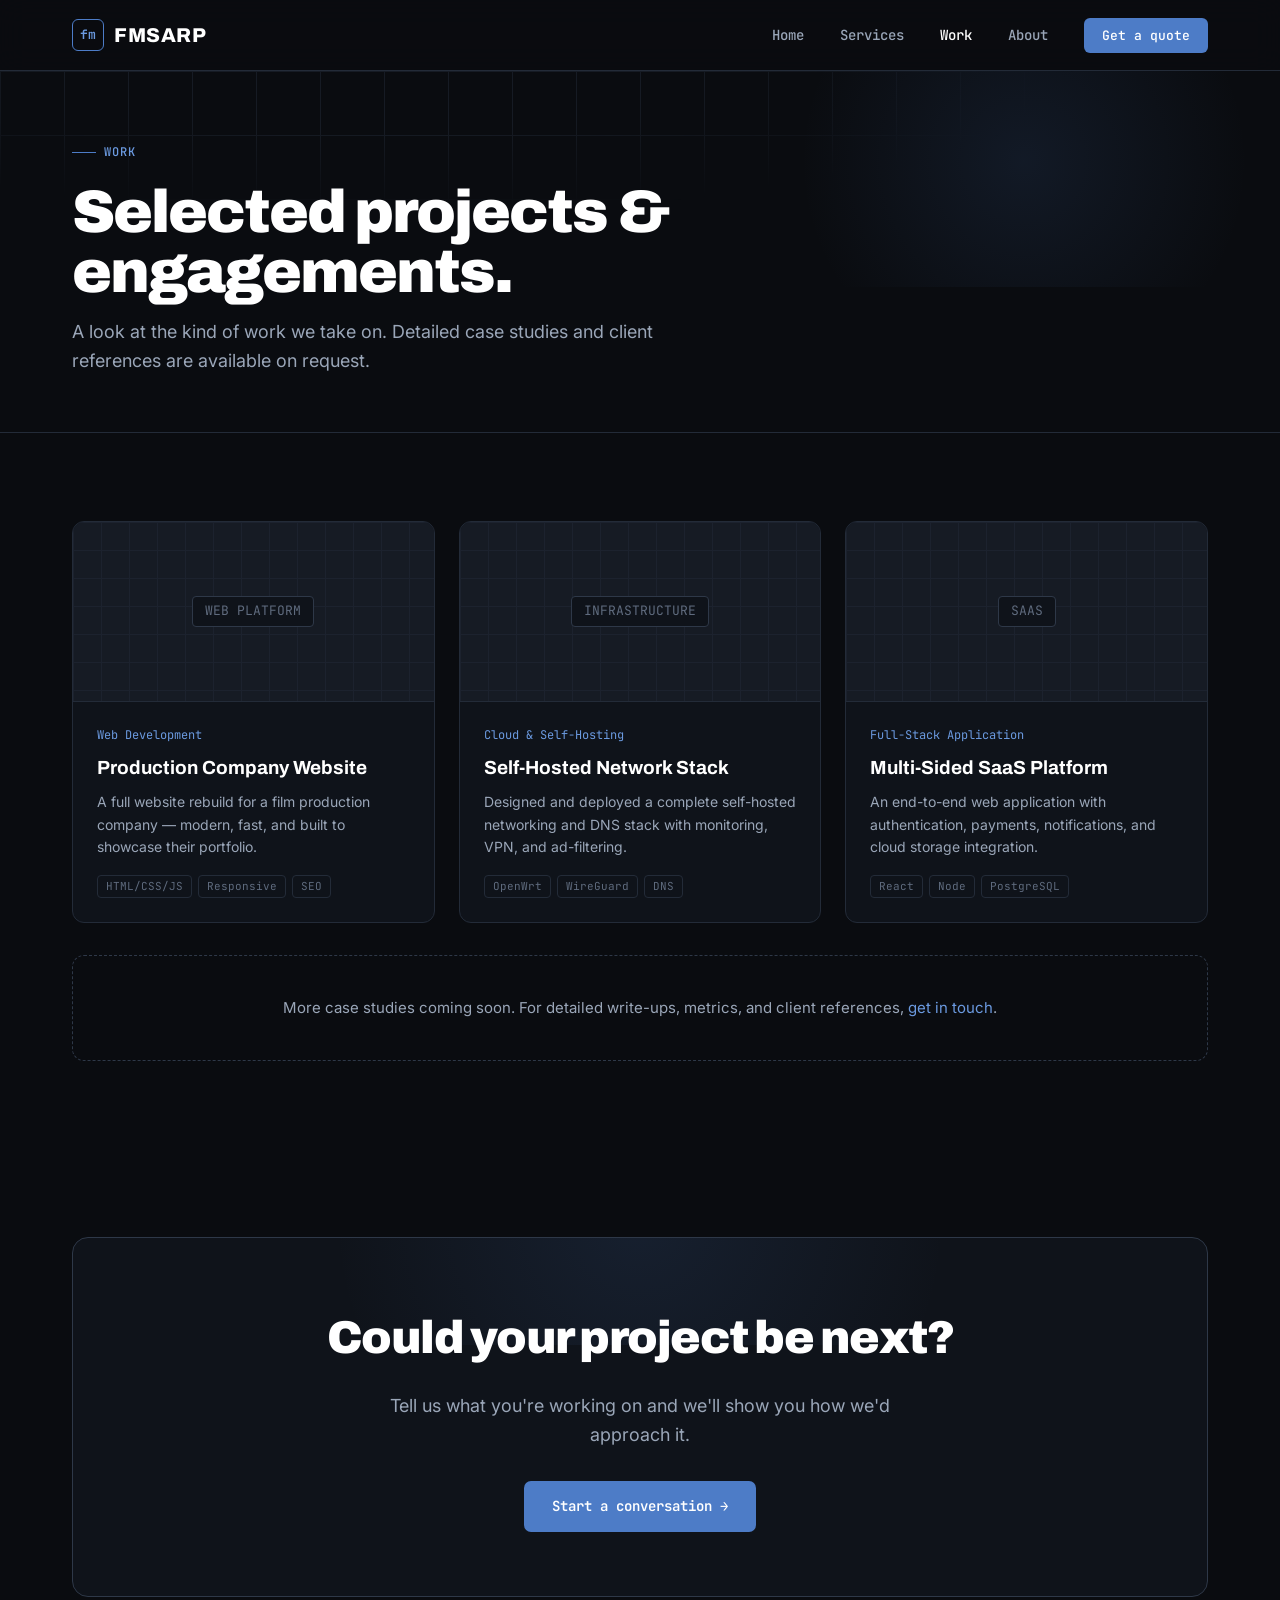
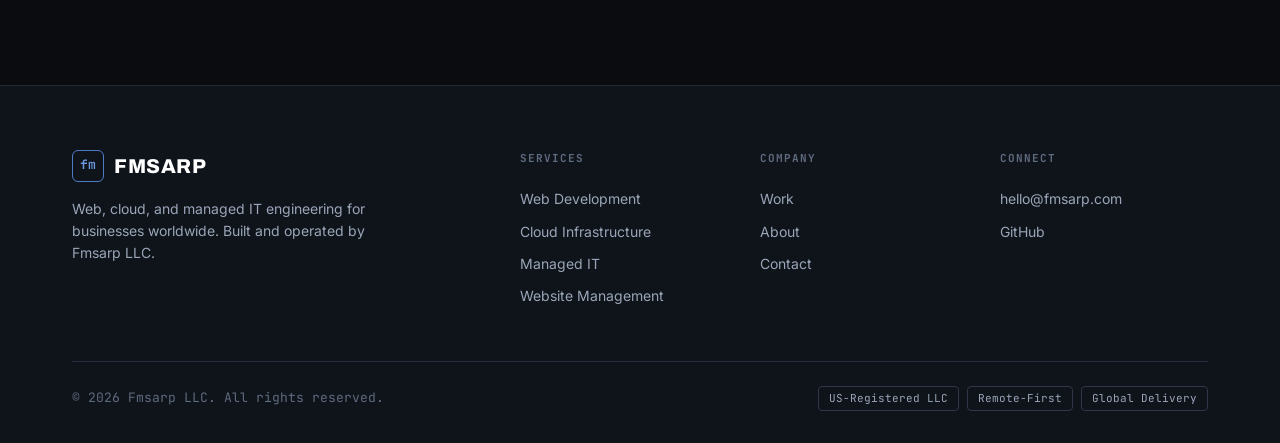
<file: work.html>
<!DOCTYPE html>
<html lang="en">
<head>
  <meta charset="UTF-8">
  <meta name="viewport" content="width=device-width, initial-scale=1.0">
  <meta name="description" content="Selected work from Fmsarp LLC — web, cloud, and IT projects. Case studies and references available on request.">
  <title>Work — Fmsarp LLC</title>
  <link rel="stylesheet" href="css/style.css">
  <style>
    .work-grid { display: grid; grid-template-columns: repeat(auto-fit, minmax(320px, 1fr)); gap: 1.5rem; }
    .work-card { background: var(--bg2); border: 1px solid var(--line); border-radius: 12px; overflow: hidden; transition: border-color 0.25s, transform 0.25s; }
    .work-card:hover { border-color: var(--steel-line); transform: translateY(-3px); }
    .work-thumb { height: 180px; background: var(--bg3); border-bottom: 1px solid var(--line); display: flex; align-items: center; justify-content: center; font-family: var(--font-mono); color: var(--fg3); font-size: 13px; position: relative; overflow: hidden; }
    .work-thumb .grid-bg { position: absolute; inset: 0; background-image: linear-gradient(var(--line) 1px, transparent 1px), linear-gradient(90deg, var(--line) 1px, transparent 1px); background-size: 28px 28px; opacity: 0.5; }
    .work-thumb .tag { position: relative; z-index: 1; border: 1px solid var(--line2); padding: 4px 12px; border-radius: 4px; background: var(--bg2); }
    .work-body { padding: 1.5rem; }
    .work-cat { font-family: var(--font-mono); font-size: 12px; color: var(--steel-bright); margin-bottom: 0.5rem; }
    .work-body h3 { font-family: var(--font-display); font-weight: 700; font-size: 19px; color: var(--white); margin-bottom: 0.5rem; }
    .work-body p { font-size: 14px; color: var(--fg2); }
    .work-meta { display: flex; gap: 6px; flex-wrap: wrap; margin-top: 1rem; }
    .work-meta span { font-family: var(--font-mono); font-size: 11px; color: var(--fg3); border: 1px solid var(--line); padding: 2px 8px; border-radius: 4px; }
    .placeholder-note { text-align: center; padding: 2.5rem; border: 1px dashed var(--line2); border-radius: 12px; margin-top: 2rem; }
    .placeholder-note p { color: var(--fg2); font-size: 15px; }
  </style>
</head>
<body>

<header>
  <nav class="nav">
    <a class="logo" href="index.html"><span class="logo-mark"></span> FMSARP</a>
    <ul class="nav-links">
      <li><a href="index.html">Home</a></li>
      <li><a href="services.html">Services</a></li>
      <li><a href="work.html" class="active">Work</a></li>
      <li><a href="about.html">About</a></li>
      <li><a href="contact.html" class="nav-cta">Get a quote</a></li>
    </ul>
    <button class="nav-burger" onclick="toggleMenu()" aria-label="Menu"><span></span><span></span><span></span></button>
  </nav>
  <div class="mobile-menu" id="mobileMenu">
    <a href="index.html">Home</a>
    <a href="services.html">Services</a>
    <a href="work.html">Work</a>
    <a href="about.html">About</a>
    <a href="contact.html">Get a quote</a>
  </div>
</header>

<div class="page-head">
  <div class="hero-bg"></div>
  <div class="hero-glow"></div>
  <div class="wrap">
    <div class="eyebrow">Work</div>
    <h1>Selected projects &amp; engagements.</h1>
    <p>A look at the kind of work we take on. Detailed case studies and client references are available on request.</p>
  </div>
</div>

<section>
  <div class="wrap">
    <div class="work-grid">
      <div class="work-card reveal">
        <div class="work-thumb"><div class="grid-bg"></div><span class="tag">WEB PLATFORM</span></div>
        <div class="work-body">
          <div class="work-cat">Web Development</div>
          <h3>Production Company Website</h3>
          <p>A full website rebuild for a film production company — modern, fast, and built to showcase their portfolio.</p>
          <div class="work-meta"><span>HTML/CSS/JS</span><span>Responsive</span><span>SEO</span></div>
        </div>
      </div>
      <div class="work-card reveal">
        <div class="work-thumb"><div class="grid-bg"></div><span class="tag">INFRASTRUCTURE</span></div>
        <div class="work-body">
          <div class="work-cat">Cloud &amp; Self-Hosting</div>
          <h3>Self-Hosted Network Stack</h3>
          <p>Designed and deployed a complete self-hosted networking and DNS stack with monitoring, VPN, and ad-filtering.</p>
          <div class="work-meta"><span>OpenWrt</span><span>WireGuard</span><span>DNS</span></div>
        </div>
      </div>
      <div class="work-card reveal">
        <div class="work-thumb"><div class="grid-bg"></div><span class="tag">SAAS</span></div>
        <div class="work-body">
          <div class="work-cat">Full-Stack Application</div>
          <h3>Multi-Sided SaaS Platform</h3>
          <p>An end-to-end web application with authentication, payments, notifications, and cloud storage integration.</p>
          <div class="work-meta"><span>React</span><span>Node</span><span>PostgreSQL</span></div>
        </div>
      </div>
    </div>

    <div class="placeholder-note reveal">
      <p>More case studies coming soon. For detailed write-ups, metrics, and client references, <a href="contact.html" style="color:var(--steel-bright);">get in touch</a>.</p>
    </div>
  </div>
</section>

<section>
  <div class="wrap">
    <div class="cta-banner reveal">
      <div class="hero-glow"></div>
      <h2>Could your project be next?</h2>
      <p>Tell us what you're working on and we'll show you how we'd approach it.</p>
      <a href="contact.html" class="btn btn-primary">Start a conversation →</a>
    </div>
  </div>
</section>

<footer>
  <div class="wrap">
    <div class="footer-grid">
      <div class="footer-brand">
        <a class="logo" href="index.html"><span class="logo-mark"></span> FMSARP</a>
        <p>Web, cloud, and managed IT engineering for businesses worldwide. Built and operated by Fmsarp LLC.</p>
      </div>
      <div class="footer-col">
        <h5>Services</h5>
        <a href="services.html">Web Development</a>
        <a href="services.html">Cloud Infrastructure</a>
        <a href="services.html">Managed IT</a>
        <a href="services.html">Website Management</a>
      </div>
      <div class="footer-col">
        <h5>Company</h5>
        <a href="work.html">Work</a>
        <a href="about.html">About</a>
        <a href="contact.html">Contact</a>
      </div>
      <div class="footer-col">
        <h5>Connect</h5>
        <a href="mailto:hello@fmsarp.com">hello@fmsarp.com</a>
        <a href="https://github.com/fmsarp" target="_blank">GitHub</a>
      </div>
    </div>
    <div class="footer-bottom">
      <span>© 2026 Fmsarp LLC. All rights reserved.</span>
      <div class="badges">
        <span class="badge">US-Registered LLC</span>
        <span class="badge">Remote-First</span>
        <span class="badge">Global Delivery</span>
      </div>
    </div>
  </div>
</footer>

<script src="js/main.js"></script>
</body>
</html>
</file>
<file: css/style.css>
@import url('https://fonts.googleapis.com/css2?family=Inter:wght@400;500;600;700&family=JetBrains+Mono:wght@400;500;600&family=Archivo:wght@600;700;800;900&display=swap');

*, *::before, *::after { box-sizing: border-box; margin: 0; padding: 0; }

:root {
  --bg: #0a0c10;
  --bg2: #0f131a;
  --bg3: #161b24;
  --bg4: #1d2430;
  --line: #232b38;
  --line2: #2e3848;
  --fg: #e6eaf0;
  --fg2: #9aa6b8;
  --fg3: #5f6b7e;
  --steel: #4d7cc7;
  --steel-bright: #6b9ae0;
  --steel-soft: rgba(77,124,199,0.12);
  --steel-line: rgba(77,124,199,0.3);
  --white: #ffffff;
  --font-display: 'Archivo', sans-serif;
  --font-body: 'Inter', sans-serif;
  --font-mono: 'JetBrains Mono', monospace;
  --maxw: 1200px;
}

html { scroll-behavior: smooth; }

body {
  background: var(--bg);
  color: var(--fg);
  font-family: var(--font-body);
  line-height: 1.6;
  -webkit-font-smoothing: antialiased;
}

a { color: inherit; text-decoration: none; }
img { max-width: 100%; height: auto; display: block; }

.wrap { max-width: var(--maxw); margin: 0 auto; padding: 0 2rem; }

/* ── NAV ── */
header {
  position: sticky;
  top: 0;
  z-index: 100;
  background: rgba(10,12,16,0.8);
  backdrop-filter: blur(14px);
  border-bottom: 1px solid var(--line);
}

.nav {
  display: flex;
  align-items: center;
  justify-content: space-between;
  height: 70px;
  max-width: var(--maxw);
  margin: 0 auto;
  padding: 0 2rem;
}

.logo {
  font-family: var(--font-display);
  font-weight: 800;
  font-size: 20px;
  letter-spacing: 0.5px;
  color: var(--white);
  display: flex;
  align-items: center;
  gap: 10px;
}

.logo-mark {
  width: 32px; height: 32px;
  border: 1px solid var(--steel);
  border-radius: 6px;
  display: inline-flex;
  align-items: center;
  justify-content: center;
  color: var(--steel-bright);
  font-family: var(--font-mono);
  font-size: 13px;
  font-weight: 600;
}

.logo-mark::after { content: 'fm'; }

.nav-links { display: flex; align-items: center; gap: 2.25rem; list-style: none; }

.nav-links a {
  font-size: 14px;
  font-weight: 500;
  color: var(--fg2);
  transition: color 0.2s;
  font-family: var(--font-mono);
}

.nav-links a:hover, .nav-links a.active { color: var(--white); }

.nav-cta {
  background: var(--steel);
  color: var(--white) !important;
  padding: 9px 18px;
  border-radius: 6px;
  font-size: 13px !important;
  font-weight: 600;
  transition: background 0.2s, transform 0.2s;
  font-family: var(--font-mono) !important;
}

.nav-cta:hover { background: var(--steel-bright); transform: translateY(-1px); }

.nav-burger { display: none; flex-direction: column; gap: 5px; background: none; border: none; cursor: pointer; padding: 4px; }
.nav-burger span { width: 24px; height: 2px; background: var(--fg); border-radius: 2px; }

.mobile-menu { display: none; flex-direction: column; background: var(--bg2); border-bottom: 1px solid var(--line); padding: 1rem 2rem 1.5rem; }
.mobile-menu.open { display: flex; }
.mobile-menu a { padding: 13px 0; font-size: 15px; font-weight: 500; color: var(--fg2); border-bottom: 1px solid var(--line); font-family: var(--font-mono); }
.mobile-menu a:last-child { border-bottom: none; }

/* ── BUTTONS ── */
.btn {
  display: inline-flex;
  align-items: center;
  gap: 8px;
  padding: 14px 28px;
  border-radius: 7px;
  font-family: var(--font-mono);
  font-size: 14px;
  font-weight: 600;
  cursor: pointer;
  transition: all 0.2s;
  border: none;
}

.btn-primary { background: var(--steel); color: var(--white); }
.btn-primary:hover { background: var(--steel-bright); transform: translateY(-2px); box-shadow: 0 10px 30px rgba(77,124,199,0.3); }

.btn-ghost { background: transparent; color: var(--fg); border: 1px solid var(--line2); }
.btn-ghost:hover { border-color: var(--steel); color: var(--white); }

/* ── HERO ── */
.hero { position: relative; padding: 6rem 0 5rem; overflow: hidden; }

.hero-bg {
  position: absolute;
  inset: 0;
  background-image:
    linear-gradient(var(--line) 1px, transparent 1px),
    linear-gradient(90deg, var(--line) 1px, transparent 1px);
  background-size: 64px 64px;
  mask-image: radial-gradient(ellipse 75% 55% at 30% 0%, #000 30%, transparent 72%);
  -webkit-mask-image: radial-gradient(ellipse 75% 55% at 30% 0%, #000 30%, transparent 72%);
  opacity: 0.5;
  z-index: 0;
}

.hero-glow {
  position: absolute;
  top: -10%; right: -5%;
  width: 50%; height: 70%;
  background: radial-gradient(circle, var(--steel-soft) 0%, transparent 65%);
  z-index: 0;
  pointer-events: none;
}

.hero .wrap { position: relative; z-index: 1; }

.hero-badge {
  display: inline-flex;
  align-items: center;
  gap: 9px;
  background: var(--bg3);
  border: 1px solid var(--line2);
  border-radius: 6px;
  padding: 7px 14px;
  font-family: var(--font-mono);
  font-size: 12px;
  font-weight: 500;
  color: var(--fg2);
  margin-bottom: 2rem;
}

.hero-badge .dot { width: 7px; height: 7px; background: #2fd07a; border-radius: 50%; box-shadow: 0 0 8px #2fd07a; }

.hero h1 {
  font-family: var(--font-display);
  font-weight: 900;
  font-size: clamp(40px, 6.5vw, 76px);
  line-height: 1.0;
  letter-spacing: -2.5px;
  max-width: 15ch;
  margin-bottom: 1.75rem;
  color: var(--white);
}

.hero h1 .accent { color: var(--steel-bright); }

.hero-sub {
  font-size: clamp(16px, 2vw, 19px);
  color: var(--fg2);
  max-width: 56ch;
  margin-bottom: 2.5rem;
}

.hero-actions { display: flex; gap: 1rem; flex-wrap: wrap; }

.hero-stats { display: flex; gap: 0; margin-top: 4.5rem; flex-wrap: wrap; border: 1px solid var(--line); border-radius: 10px; overflow: hidden; max-width: 720px; }
.hero-stat { padding: 1.5rem 2rem; border-right: 1px solid var(--line); flex: 1; min-width: 160px; }
.hero-stat:last-child { border-right: none; }
.hero-stat .num { font-family: var(--font-display); font-weight: 800; font-size: 30px; letter-spacing: -1px; color: var(--white); }
.hero-stat .lbl { font-size: 12px; color: var(--fg3); font-family: var(--font-mono); margin-top: 2px; }

/* ── SECTIONS ── */
section { padding: 5.5rem 0; }

.eyebrow {
  font-family: var(--font-mono);
  font-size: 12px;
  font-weight: 500;
  color: var(--steel-bright);
  letter-spacing: 1px;
  text-transform: uppercase;
  margin-bottom: 1.25rem;
  display: flex;
  align-items: center;
  gap: 8px;
}
.eyebrow::before { content: ''; width: 24px; height: 1px; background: var(--steel); }

.section-title {
  font-family: var(--font-display);
  font-weight: 800;
  font-size: clamp(28px, 4vw, 44px);
  letter-spacing: -1.5px;
  line-height: 1.08;
  max-width: 20ch;
  margin-bottom: 1rem;
  color: var(--white);
}

.section-lead { font-size: 17px; color: var(--fg2); max-width: 62ch; }
.section-head { margin-bottom: 3.5rem; }

/* ── SERVICES ── */
.services { background: var(--bg2); border-top: 1px solid var(--line); border-bottom: 1px solid var(--line); }

.service-grid { display: grid; grid-template-columns: repeat(auto-fit, minmax(300px, 1fr)); gap: 1px; background: var(--line); border: 1px solid var(--line); border-radius: 12px; overflow: hidden; }

.service-card { background: var(--bg2); padding: 2.25rem; transition: background 0.25s; }
.service-card:hover { background: var(--bg3); }

.service-num { font-family: var(--font-mono); font-size: 12px; color: var(--steel); margin-bottom: 1.25rem; }

.service-card h3 { font-family: var(--font-display); font-weight: 700; font-size: 21px; letter-spacing: -0.5px; margin-bottom: 0.65rem; color: var(--white); }
.service-card p { font-size: 14.5px; color: var(--fg2); margin-bottom: 1.25rem; }

.service-list { list-style: none; }
.service-list li { font-size: 13px; color: var(--fg2); padding: 5px 0 5px 20px; position: relative; font-family: var(--font-mono); }
.service-list li::before { content: '+'; position: absolute; left: 0; color: var(--steel); }

/* ── PROCESS ── */
.process-grid { display: grid; grid-template-columns: repeat(auto-fit, minmax(220px, 1fr)); gap: 0; border: 1px solid var(--line); border-radius: 12px; overflow: hidden; }
.process-step { position: relative; padding: 2.25rem; border-right: 1px solid var(--line); }
.process-step:last-child { border-right: none; }
.process-step .pnum { font-family: var(--font-mono); font-size: 13px; font-weight: 600; color: var(--steel); margin-bottom: 1rem; }
.process-step h4 { font-family: var(--font-display); font-weight: 700; font-size: 18px; margin-bottom: 0.5rem; color: var(--white); }
.process-step p { font-size: 14px; color: var(--fg2); }

/* ── WHY ── */
.why-grid { display: grid; grid-template-columns: repeat(auto-fit, minmax(260px, 1fr)); gap: 1.5rem; }
.why-item { padding: 1.75rem; border: 1px solid var(--line); border-radius: 12px; background: var(--bg2); transition: border-color 0.25s; }
.why-item:hover { border-color: var(--steel-line); }
.why-item .ico { font-family: var(--font-mono); font-size: 13px; color: var(--steel); margin-bottom: 1rem; }
.why-item h4 { font-family: var(--font-display); font-weight: 700; font-size: 18px; margin-bottom: 0.5rem; color: var(--white); }
.why-item p { font-size: 14px; color: var(--fg2); }

/* ── CTA ── */
.cta-banner { border: 1px solid var(--line2); border-radius: 16px; padding: 4rem 3rem; text-align: center; position: relative; overflow: hidden; background: var(--bg2); }
.cta-banner .hero-glow { opacity: 1; top: -40%; left: 50%; transform: translateX(-50%); width: 80%; }
.cta-banner h2 { font-family: var(--font-display); font-weight: 900; font-size: clamp(28px, 4vw, 46px); letter-spacing: -1.5px; margin-bottom: 1rem; position: relative; color: var(--white); }
.cta-banner p { font-size: 18px; color: var(--fg2); margin-bottom: 2rem; max-width: 52ch; margin-left: auto; margin-right: auto; position: relative; }
.cta-banner .btn { position: relative; }

/* ── FOOTER ── */
footer { background: var(--bg2); border-top: 1px solid var(--line); padding: 4rem 0 2rem; }
.footer-grid { display: grid; grid-template-columns: 2fr 1fr 1fr 1fr; gap: 2rem; margin-bottom: 3rem; }
.footer-brand .logo { margin-bottom: 1rem; }
.footer-brand p { font-size: 14px; color: var(--fg2); max-width: 34ch; }
.footer-col h5 { font-family: var(--font-mono); font-size: 11px; text-transform: uppercase; letter-spacing: 1px; color: var(--fg3); margin-bottom: 1rem; }
.footer-col a { display: block; font-size: 14px; color: var(--fg2); padding: 5px 0; transition: color 0.2s; }
.footer-col a:hover { color: var(--white); }
.footer-bottom { border-top: 1px solid var(--line); padding-top: 1.5rem; display: flex; justify-content: space-between; align-items: center; font-size: 13px; color: var(--fg3); flex-wrap: wrap; gap: 1rem; font-family: var(--font-mono); }
.footer-bottom .badges { display: flex; gap: 0.5rem; flex-wrap: wrap; }
.footer-bottom .badge { font-family: var(--font-mono); font-size: 11px; padding: 3px 10px; border: 1px solid var(--line2); border-radius: 4px; color: var(--fg2); }

/* ── PAGE HEAD ── */
.page-head { padding: 4.5rem 0 3.5rem; border-bottom: 1px solid var(--line); position: relative; overflow: hidden; }
.page-head .wrap { position: relative; z-index: 1; }
.page-head h1 { font-family: var(--font-display); font-weight: 900; font-size: clamp(34px, 5vw, 60px); letter-spacing: -2px; line-height: 1.0; margin-bottom: 1rem; max-width: 18ch; color: var(--white); }
.page-head p { font-size: 18px; color: var(--fg2); max-width: 58ch; }

/* ── REVEAL ── */
.reveal { opacity: 0; transform: translateY(24px); transition: opacity 0.7s ease, transform 0.7s ease; }
.reveal.in { opacity: 1; transform: none; }

/* ── RESPONSIVE ── */
@media (max-width: 860px) {
  .nav-links { display: none; }
  .nav-burger { display: flex; }
  .footer-grid { grid-template-columns: 1fr 1fr; }
  .process-step { border-right: none; border-bottom: 1px solid var(--line); }
  .process-step:last-child { border-bottom: none; }
}

@media (max-width: 560px) {
  .wrap { padding: 0 1.25rem; }
  .nav { padding: 0 1.25rem; }
  section { padding: 3.5rem 0; }
  .footer-grid { grid-template-columns: 1fr; }
  .cta-banner { padding: 3rem 1.5rem; }
  .hero { padding: 4rem 0; }
  .hero-stat { border-right: none; border-bottom: 1px solid var(--line); }
  .hero-stat:last-child { border-bottom: none; }
  .hero-actions { flex-direction: column; }
  .hero-actions .btn { width: 100%; justify-content: center; }
}
</file>
